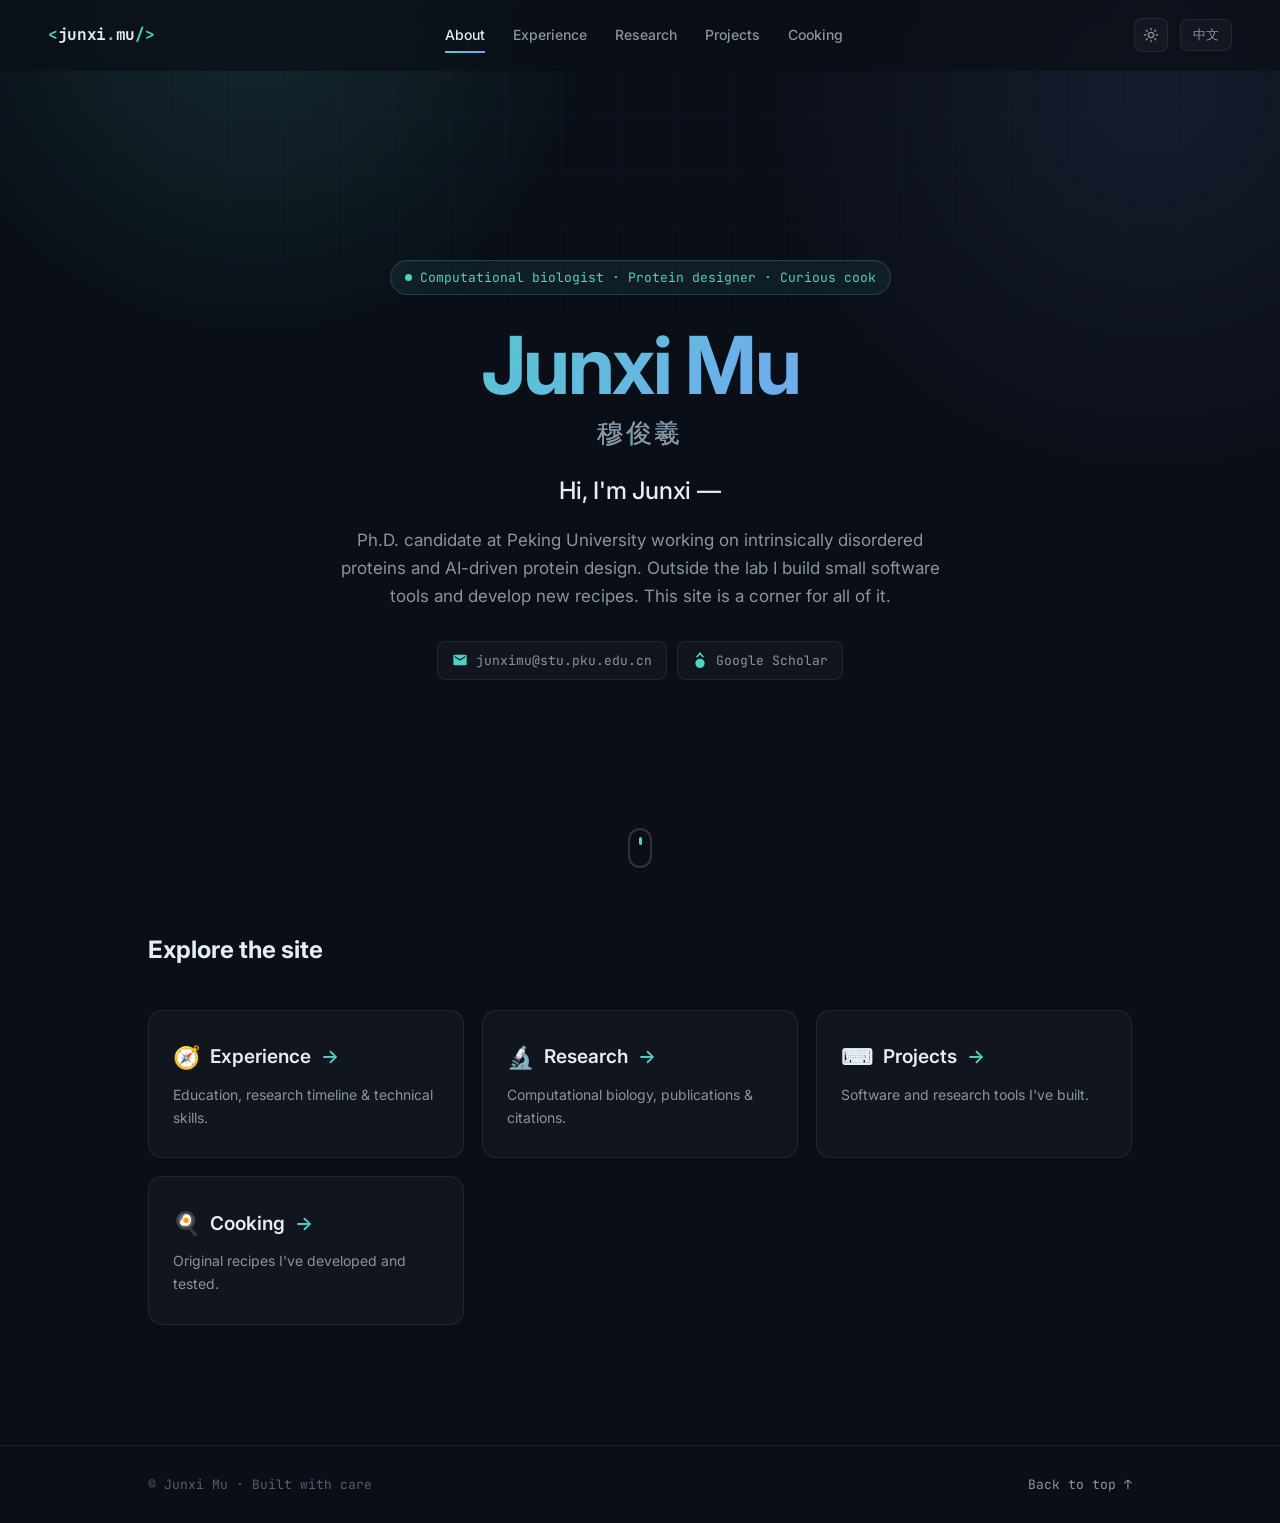
<file: index.html>
<!DOCTYPE html>
<html lang="en">
<head>
  <script>
  // Apply theme before paint to avoid flash. Order: manual pref > time-of-day > light.
  (function(){
    try {
      var t = localStorage.getItem('junximu-theme');
      if (t === 'dark' || t === 'light') {
        if (t === 'dark') document.documentElement.setAttribute('data-theme','dark');
      } else {
        // auto: 06:00–17:59 light, otherwise dark
        var h = new Date().getHours();
        if (h < 6 || h >= 18) document.documentElement.setAttribute('data-theme','dark');
      }
    } catch(e) {}
  })();
  </script>
  <meta charset="UTF-8" />
  <meta name="viewport" content="width=device-width, initial-scale=1.0" />
  <meta name="description" content="Junxi Mu (穆俊羲) — computational biology PhD candidate, software tinkerer, and home cook. A corner for research, side projects and recipes." />
  <meta name="author" content="Junxi Mu" />
  <title>Junxi Mu | About</title>
  <link rel="icon" type="image/svg+xml" href="assets/favicon.svg" />
  <link rel="stylesheet" href="style.css" />
  <link rel="preconnect" href="https://fonts.googleapis.com" />
  <link rel="preconnect" href="https://fonts.gstatic.com" crossorigin />
  <link href="https://fonts.googleapis.com/css2?family=JetBrains+Mono:wght@400;500;700&family=Inter:wght@300;400;500;600;700&display=swap" rel="stylesheet" />
</head>
<body data-page="about">
  <div class="bg-grid" aria-hidden="true"></div>
  <div class="bg-glow" aria-hidden="true"></div>

  <!-- ===== Nav ===== -->
  <header class="nav" id="nav">
    <a href="index.html" class="nav-logo">
      <span class="logo-bracket">&lt;</span>junxi<span class="logo-dot">.</span>mu<span class="logo-bracket">/&gt;</span>
    </a>
    <nav class="nav-links">
      <a href="index.html" data-i18n="nav.about">About</a>
      <a href="experience.html" data-i18n="nav.experience">Experience</a>
      <a href="research.html" data-i18n="nav.research">Research</a>
      <a href="project.html" data-i18n="nav.software">Projects</a>
      <a href="cooking.html" data-i18n="nav.cooking">Cooking</a>
    </nav>
    <div class="nav-actions">
      <button class="theme-toggle" id="themeToggle" aria-label="Toggle theme" title="Toggle theme">
        <svg class="icon-sun" viewBox="0 0 24 24" width="16" height="16" fill="none" stroke="currentColor" stroke-width="2" stroke-linecap="round"><circle cx="12" cy="12" r="4"/><path d="M12 2v2M12 20v2M4.9 4.9l1.4 1.4M17.7 17.7l1.4 1.4M2 12h2M20 12h2M4.9 19.1l1.4-1.4M17.7 6.3l1.4-1.4"/></svg>
        <svg class="icon-moon" viewBox="0 0 24 24" width="16" height="16" fill="none" stroke="currentColor" stroke-width="2" stroke-linecap="round" stroke-linejoin="round"><path d="M21 12.8A9 9 0 1 1 11.2 3 7 7 0 0 0 21 12.8z"/></svg>
      </button>
      <button class="lang-toggle" id="langToggle" aria-label="Switch language">
        <span class="lang-current" id="langLabel">中文</span>
      </button>
      <button class="menu-toggle" id="menuToggle" aria-label="Menu">
        <span></span><span></span><span></span>
      </button>
    </div>
  </header>

  <!-- ===== Hero (simplified About) ===== -->
  <section class="hero" id="home">
    <div class="hero-inner">
      <div class="hero-tag">
        <span class="pulse-dot"></span>
        <span data-i18n="about.tag">Computational biologist · Protein designer · Curious cook</span>
      </div>
      <h1 class="hero-name">Junxi Mu<span class="name-cn" data-i18n="about.namecn">穆俊羲</span></h1>
      <p class="hero-hello" data-i18n="about.hello">Hi, I'm Junxi —</p>
      <p class="hero-desc" data-i18n="about.intro">Ph.D. candidate at Peking University working on intrinsically disordered proteins and AI-driven protein design. Outside the lab I build small software tools and develop new recipes. This site is a corner for all of it.</p>
      <div class="hero-quick">
        <a href="mailto:junximu@stu.pku.edu.cn" class="qchip">
          <svg viewBox="0 0 24 24" width="16" height="16" fill="currentColor"><path d="M20 4H4a2 2 0 0 0-2 2v12a2 2 0 0 0 2 2h16a2 2 0 0 0 2-2V6a2 2 0 0 0-2-2zm0 4-8 5-8-5V6l8 5 8-5v2z"/></svg>
          <span data-i18n="about.emailv">junximu@stu.pku.edu.cn</span>
        </a>
        <a href="https://scholar.google.com/citations?user=oTirzTsAAAAJ&amp;hl=zh-CN" target="_blank" rel="noopener" class="qchip">
          <svg viewBox="0 0 24 24" width="16" height="16" fill="currentColor"><path d="M12 24a7 7 0 1 1 0-14 7 7 0 0 1 0 14zm0-24L6 7l1.5 1.5L12 4l4.5 4.5L18 7l-6-7z"/></svg>
          <span data-i18n="about.scholar">Google Scholar</span>
        </a>
      </div>
    </div>
    <div class="scroll-indicator" aria-hidden="true"><span></span></div>
  </section>

  <!-- ===== Portal to other pages ===== -->
  <section class="portal reveal">
    <h2 class="section-head"><span data-i18n="about.explore">Explore the site</span></h2>
    <div class="portal-grid">
      <a href="experience.html" class="portal-card">
        <h3><span class="pc-emoji">🧭</span><span data-i18n="about.portal.exp.t">Experience</span><span class="pc-arrow">→</span></h3>
        <p data-i18n="portal.exp.d">Education, research timeline &amp; technical skills.</p>
      </a>
      <a href="research.html" class="portal-card">
        <h3><span class="pc-emoji">🔬</span><span data-i18n="about.portal.res.t">Research</span><span class="pc-arrow">→</span></h3>
        <p data-i18n="portal.res.d">Computational biology, publications &amp; citations.</p>
      </a>
      <a href="project.html" class="portal-card">
        <h3><span class="pc-emoji">⌨</span><span data-i18n="about.portal.sw.t">Projects</span><span class="pc-arrow">→</span></h3>
        <p data-i18n="portal.sw.d">Software and research tools I've built.</p>
      </a>
      <a href="cooking.html" class="portal-card">
        <h3><span class="pc-emoji">🍳</span><span data-i18n="about.portal.ck.t">Cooking</span><span class="pc-arrow">→</span></h3>
        <p data-i18n="portal.ck.d">Original recipes I've developed and tested.</p>
      </a>
    </div>
  </section>

  <!-- ===== Footer ===== -->
  <footer class="footer">
    <div class="footer-inner">
      <span data-i18n="footer.line">© <span id="year"></span> Junxi Mu · Built with care</span>
      <a href="#home" class="back-top" data-i18n="footer.top">Back to top ↑</a>
    </div>
  </footer>

  <script src="i18n.js"></script>
  <script src="main.js"></script>
</body>
</html>
</file>
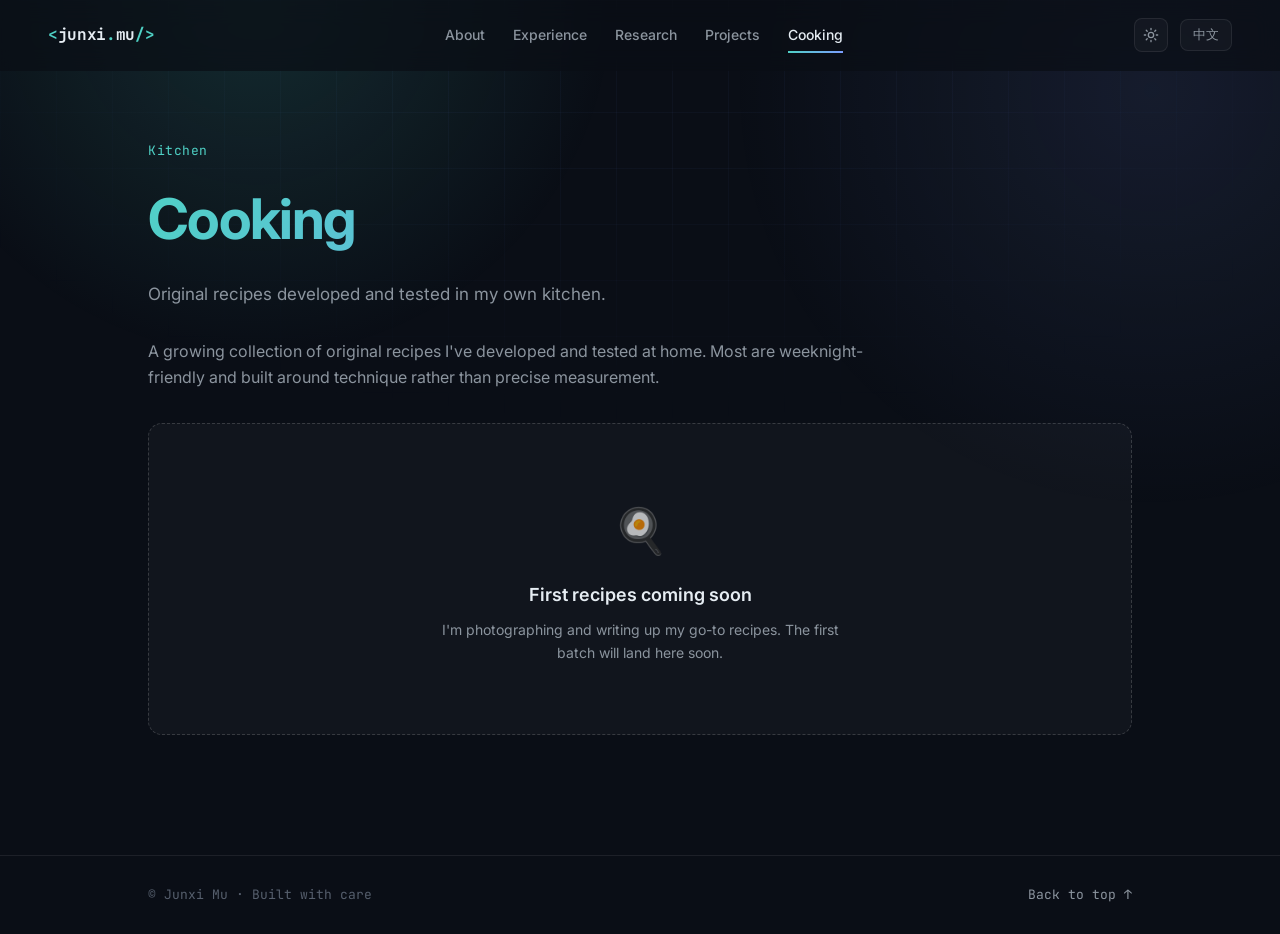
<file: cooking.html>
<!DOCTYPE html>
<html lang="en">
<head>
  <script>
  // Apply theme before paint to avoid flash. Order: manual pref > time-of-day > light.
  (function(){
    try {
      var t = localStorage.getItem('junximu-theme');
      if (t === 'dark' || t === 'light') {
        if (t === 'dark') document.documentElement.setAttribute('data-theme','dark');
      } else {
        // auto: 06:00–17:59 light, otherwise dark
        var h = new Date().getHours();
        if (h < 6 || h >= 18) document.documentElement.setAttribute('data-theme','dark');
      }
    } catch(e) {}
  })();
  </script>
  <meta charset="UTF-8" />
  <meta name="viewport" content="width=device-width, initial-scale=1.0" />
  <meta name="description" content="Junxi Mu — original recipes developed and tested at home." />
  <title>Junxi Mu | Cooking</title>
  <link rel="icon" type="image/svg+xml" href="assets/favicon.svg" />
  <link rel="stylesheet" href="style.css" />
  <link rel="preconnect" href="https://fonts.googleapis.com" />
  <link rel="preconnect" href="https://fonts.gstatic.com" crossorigin />
  <link href="https://fonts.googleapis.com/css2?family=JetBrains+Mono:wght@400;500;700&family=Inter:wght@300;400;500;600;700&display=swap" rel="stylesheet" />
</head>
<body data-page="cooking">
  <div class="bg-grid" aria-hidden="true"></div>
  <div class="bg-glow" aria-hidden="true"></div>

  <!-- ===== Nav ===== -->
  <header class="nav" id="nav">
    <a href="index.html" class="nav-logo"><span class="logo-bracket">&lt;</span>junxi<span class="logo-dot">.</span>mu<span class="logo-bracket">/&gt;</span></a>
    <nav class="nav-links">
      <a href="index.html" data-i18n="nav.about">About</a>
      <a href="experience.html" data-i18n="nav.experience">Experience</a>
      <a href="research.html" data-i18n="nav.research">Research</a>
      <a href="project.html" data-i18n="nav.software">Projects</a>
      <a href="cooking.html" data-i18n="nav.cooking">Cooking</a>
    </nav>
    <div class="nav-actions">
      <button class="theme-toggle" id="themeToggle" aria-label="Toggle theme" title="Toggle theme">
        <svg class="icon-sun" viewBox="0 0 24 24" width="16" height="16" fill="none" stroke="currentColor" stroke-width="2" stroke-linecap="round"><circle cx="12" cy="12" r="4"/><path d="M12 2v2M12 20v2M4.9 4.9l1.4 1.4M17.7 17.7l1.4 1.4M2 12h2M20 12h2M4.9 19.1l1.4-1.4M17.7 6.3l1.4-1.4"/></svg>
        <svg class="icon-moon" viewBox="0 0 24 24" width="16" height="16" fill="none" stroke="currentColor" stroke-width="2" stroke-linecap="round" stroke-linejoin="round"><path d="M21 12.8A9 9 0 1 1 11.2 3 7 7 0 0 0 21 12.8z"/></svg>
      </button>
      <button class="lang-toggle" id="langToggle" aria-label="Switch language"><span class="lang-current" id="langLabel">中文</span></button>
      <button class="menu-toggle" id="menuToggle" aria-label="Menu"><span></span><span></span><span></span></button>
    </div>
  </header>

  <!-- ===== Page hero ===== -->
  <section class="page-hero">
    <div class="page-kicker" data-i18n="page.ck.kicker">Kitchen</div>
    <h1 class="page-title" data-i18n="page.ck.title">Cooking</h1>
    <p class="page-desc" data-i18n="page.ck.desc">Original recipes developed and tested in my own kitchen.</p>
  </section>

  <!-- ===== Intro ===== -->
  <div class="page-intro reveal"><p data-i18n="ck.intro">A growing collection of original recipes I've developed and tested at home.</p></div>

  <!-- ===== Recipe grid (rendered by main.js) ===== -->
  <div class="card-grid" id="recipeGrid"></div>

  <!-- ===== Footer ===== -->
  <footer class="footer">
    <div class="footer-inner">
      <span data-i18n="footer.line">© <span id="year"></span> Junxi Mu · Built with care</span>
      <a href="#" class="back-top" data-i18n="footer.top">Back to top ↑</a>
    </div>
  </footer>

  <script src="i18n.js"></script>
  <script src="main.js"></script>
</body>
</html>
</file>
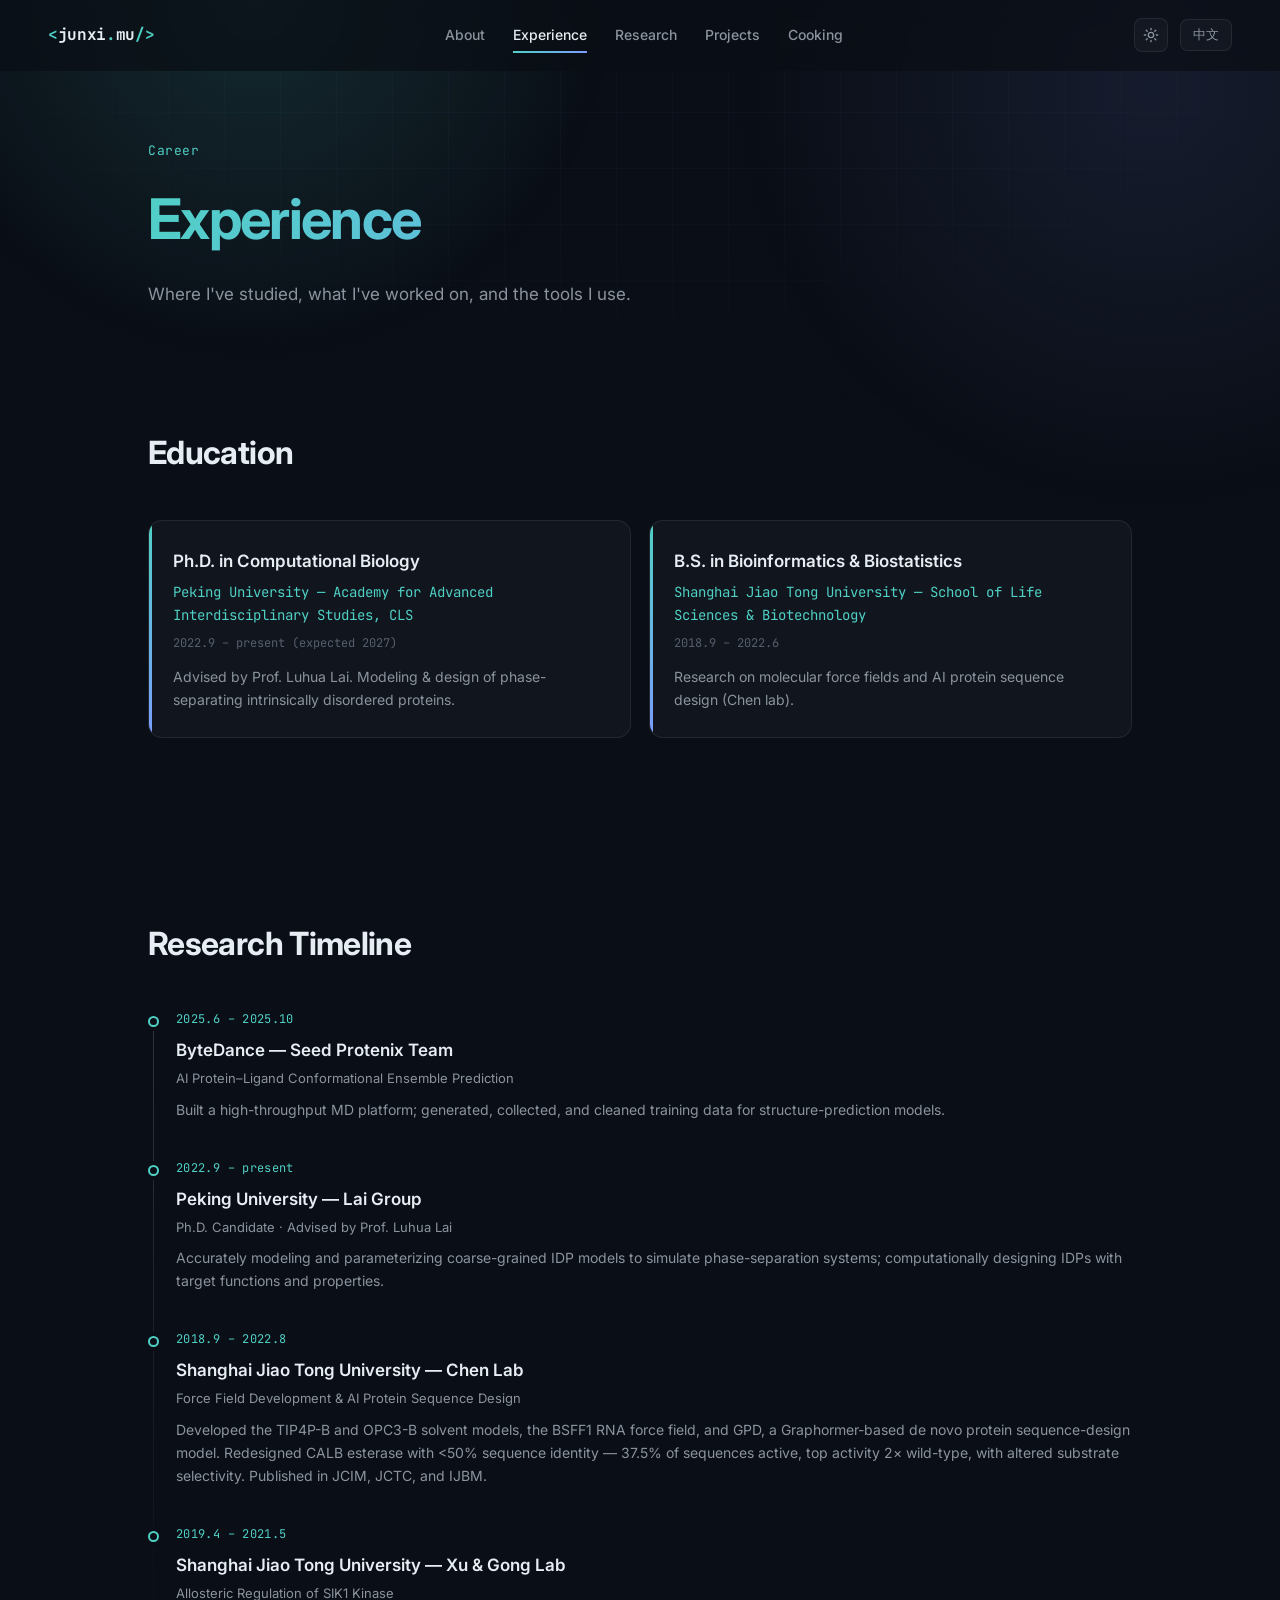
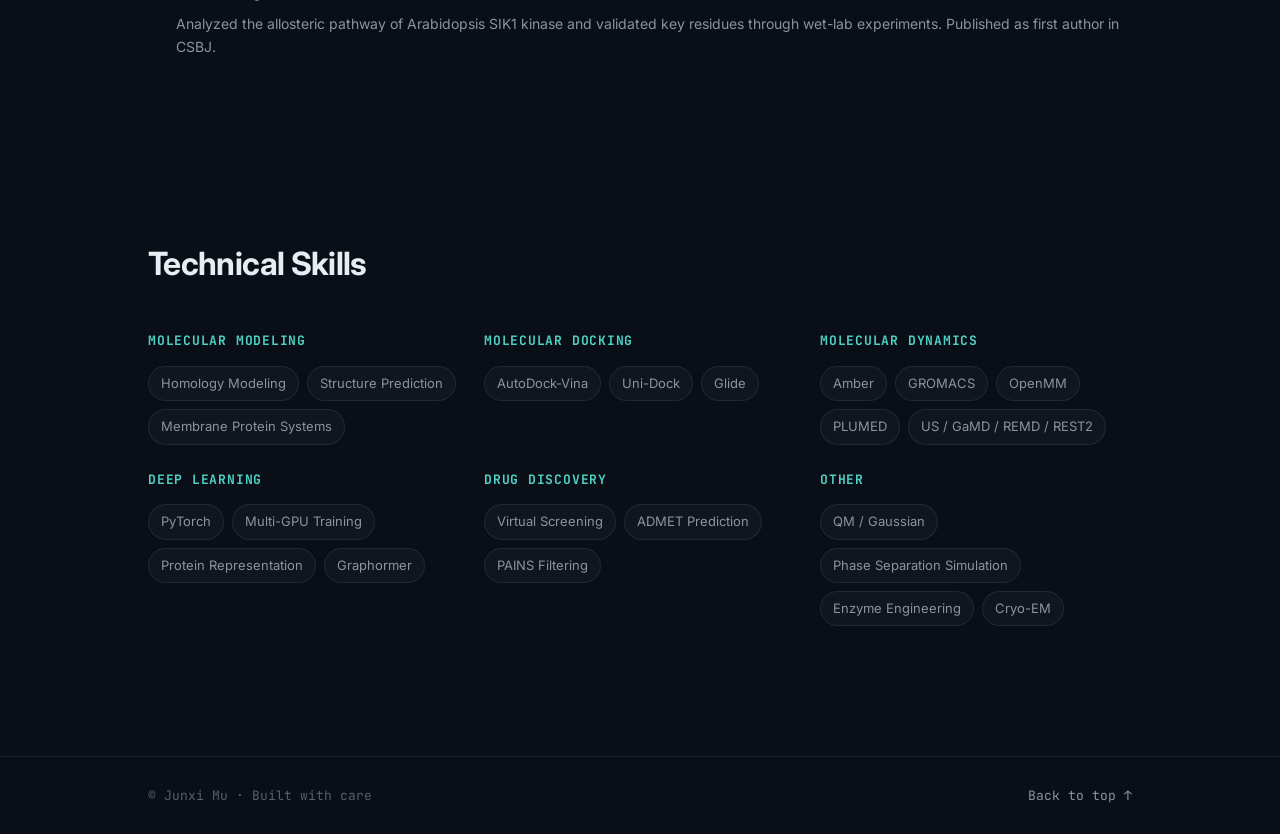
<file: experience.html>
<!DOCTYPE html>
<html lang="en">
<head>
  <script>
  // Apply theme before paint to avoid flash. Order: manual pref > time-of-day > light.
  (function(){
    try {
      var t = localStorage.getItem('junximu-theme');
      if (t === 'dark' || t === 'light') {
        if (t === 'dark') document.documentElement.setAttribute('data-theme','dark');
      } else {
        // auto: 06:00–17:59 light, otherwise dark
        var h = new Date().getHours();
        if (h < 6 || h >= 18) document.documentElement.setAttribute('data-theme','dark');
      }
    } catch(e) {}
  })();
  </script>
  <meta charset="UTF-8" />
  <meta name="viewport" content="width=device-width, initial-scale=1.0" />
  <meta name="description" content="Junxi Mu — education, research timeline and technical skills." />
  <title>Junxi Mu | Experience</title>
  <link rel="icon" type="image/svg+xml" href="assets/favicon.svg" />
  <link rel="stylesheet" href="style.css" />
  <link rel="preconnect" href="https://fonts.googleapis.com" />
  <link rel="preconnect" href="https://fonts.gstatic.com" crossorigin />
  <link href="https://fonts.googleapis.com/css2?family=JetBrains+Mono:wght@400;500;700&family=Inter:wght@300;400;500;600;700&display=swap" rel="stylesheet" />
</head>
<body data-page="experience">
  <div class="bg-grid" aria-hidden="true"></div>
  <div class="bg-glow" aria-hidden="true"></div>

  <!-- ===== Nav ===== -->
  <header class="nav" id="nav">
    <a href="index.html" class="nav-logo"><span class="logo-bracket">&lt;</span>junxi<span class="logo-dot">.</span>mu<span class="logo-bracket">/&gt;</span></a>
    <nav class="nav-links">
      <a href="index.html" data-i18n="nav.about">About</a>
      <a href="experience.html" data-i18n="nav.experience">Experience</a>
      <a href="research.html" data-i18n="nav.research">Research</a>
      <a href="project.html" data-i18n="nav.software">Projects</a>
      <a href="cooking.html" data-i18n="nav.cooking">Cooking</a>
    </nav>
    <div class="nav-actions">
      <button class="theme-toggle" id="themeToggle" aria-label="Toggle theme" title="Toggle theme">
        <svg class="icon-sun" viewBox="0 0 24 24" width="16" height="16" fill="none" stroke="currentColor" stroke-width="2" stroke-linecap="round"><circle cx="12" cy="12" r="4"/><path d="M12 2v2M12 20v2M4.9 4.9l1.4 1.4M17.7 17.7l1.4 1.4M2 12h2M20 12h2M4.9 19.1l1.4-1.4M17.7 6.3l1.4-1.4"/></svg>
        <svg class="icon-moon" viewBox="0 0 24 24" width="16" height="16" fill="none" stroke="currentColor" stroke-width="2" stroke-linecap="round" stroke-linejoin="round"><path d="M21 12.8A9 9 0 1 1 11.2 3 7 7 0 0 0 21 12.8z"/></svg>
      </button>
      <button class="lang-toggle" id="langToggle" aria-label="Switch language"><span class="lang-current" id="langLabel">中文</span></button>
      <button class="menu-toggle" id="menuToggle" aria-label="Menu"><span></span><span></span><span></span></button>
    </div>
  </header>

  <!-- ===== Page hero ===== -->
  <section class="page-hero">
    <div class="page-kicker" data-i18n="page.exp.kicker">Career</div>
    <h1 class="page-title" data-i18n="page.exp.title">Experience</h1>
    <p class="page-desc" data-i18n="page.exp.desc">Where I've studied, what I've worked on, and the tools I use.</p>
  </section>

  <!-- ===== Education ===== -->
  <section class="section">
    <div class="section-head reveal"><h2 data-i18n="exp.edu.title">Education</h2></div>
    <div class="edu-grid reveal">
      <div class="edu-card">
        <div class="edu-deg" data-i18n="exp.edu1.deg">Ph.D. in Computational Biology</div>
        <div class="edu-school" data-i18n="exp.edu1.school">Peking University</div>
        <div class="edu-date" data-i18n="exp.edu1.date">2022.9 – present</div>
        <div class="edu-detail" data-i18n="exp.edu1.detail">Advised by Prof. Luhua Lai.</div>
      </div>
      <div class="edu-card">
        <div class="edu-deg" data-i18n="exp.edu2.deg">B.S. in Bioinformatics</div>
        <div class="edu-school" data-i18n="exp.edu2.school">Shanghai Jiao Tong University</div>
        <div class="edu-date" data-i18n="exp.edu2.date">2018.9 – 2022.6</div>
        <div class="edu-detail" data-i18n="exp.edu2.detail">Chen lab.</div>
      </div>
    </div>
  </section>

  <!-- ===== Research timeline ===== -->
  <section class="section">
    <div class="section-head reveal"><h2 data-i18n="exp.timeline.title">Research Timeline</h2></div>
    <div class="timeline reveal">
      <div class="tl-item">
        <div class="tl-dot"></div>
        <div class="tl-date">2025.6 – 2025.10</div>
        <div class="tl-body">
          <h3 data-i18n="exp.t5.t">ByteDance — Seed Protenix</h3>
          <span class="tl-sub" data-i18n="exp.t5.s">AI Protein–Ligand Conformational Ensemble Prediction</span>
          <p data-i18n="exp.t5.d">Built a high-throughput MD platform; generated, collected, and cleaned training data.</p>
        </div>
      </div>
      <div class="tl-item">
        <div class="tl-dot"></div>
        <div class="tl-date">2022.9 – present</div>
        <div class="tl-body">
          <h3 data-i18n="exp.t4.t">Peking University — Lai Group</h3>
          <span class="tl-sub" data-i18n="exp.t4.s">Ph.D. Candidate · Advised by Prof. Luhua Lai</span>
          <p data-i18n="exp.t4.d">Modeling coarse-grained IDP models for phase separation; designing IDPs with target functions.</p>
        </div>
      </div>
      <div class="tl-item">
        <div class="tl-dot"></div>
        <div class="tl-date">2018.9 – 2022.8</div>
        <div class="tl-body">
          <h3 data-i18n="exp.t3.t">SJTU — Chen Lab</h3>
          <span class="tl-sub" data-i18n="exp.t3.s">Force Field Development &amp; AI Protein Sequence Design</span>
          <p data-i18n="exp.t3.d">Developed TIP4P-B and OPC3-B solvent models, the BSFF1 RNA force field, and the Graphormer-based GPD protein sequence-design model. Redesigned CALB esterase with &lt;50% sequence identity; published in JCIM, JCTC, and IJBM.</p>
        </div>
      </div>
      <div class="tl-item">
        <div class="tl-dot"></div>
        <div class="tl-date">2019.4 – 2021.5</div>
        <div class="tl-body">
          <h3 data-i18n="exp.t1.t">SJTU — Xu &amp; Gong Lab</h3>
          <span class="tl-sub" data-i18n="exp.t1.s">Allosteric Regulation of SIK1 Kinase</span>
          <p data-i18n="exp.t1.d">Analyzed the allosteric pathway of Arabidopsis SIK1 and validated key residues experimentally. First author in CSBJ.</p>
        </div>
      </div>
    </div>
  </section>

  <!-- ===== Skills ===== -->
  <section class="section">
    <div class="section-head reveal"><h2 data-i18n="exp.skills.title">Technical Skills</h2></div>
    <div class="skills-grid reveal">
      <div class="skill-block">
        <h4 data-i18n="exp.skills.s1.t">Molecular Modeling</h4>
        <div class="chips"><span class="chip">Homology Modeling</span><span class="chip">Structure Prediction</span><span class="chip">Membrane Protein Systems</span></div>
      </div>
      <div class="skill-block">
        <h4 data-i18n="exp.skills.s2.t">Molecular Docking</h4>
        <div class="chips"><span class="chip">AutoDock-Vina</span><span class="chip">Uni-Dock</span><span class="chip">Glide</span></div>
      </div>
      <div class="skill-block">
        <h4 data-i18n="exp.skills.s3.t">Molecular Dynamics</h4>
        <div class="chips"><span class="chip">Amber</span><span class="chip">GROMACS</span><span class="chip">OpenMM</span><span class="chip">PLUMED</span><span class="chip">US / GaMD / REMD / REST2</span></div>
      </div>
      <div class="skill-block">
        <h4 data-i18n="exp.skills.s4.t">Deep Learning</h4>
        <div class="chips"><span class="chip">PyTorch</span><span class="chip">Multi-GPU Training</span><span class="chip">Protein Representation</span><span class="chip">Graphormer</span></div>
      </div>
      <div class="skill-block">
        <h4 data-i18n="exp.skills.s5.t">Drug Discovery</h4>
        <div class="chips"><span class="chip">Virtual Screening</span><span class="chip">ADMET Prediction</span><span class="chip">PAINS Filtering</span></div>
      </div>
      <div class="skill-block">
        <h4 data-i18n="exp.skills.s6.t">Other</h4>
        <div class="chips"><span class="chip">QM / Gaussian</span><span class="chip">Phase Separation Simulation</span><span class="chip">Enzyme Engineering</span><span class="chip">Cryo-EM</span></div>
      </div>
    </div>
  </section>

  <!-- ===== Footer ===== -->
  <footer class="footer">
    <div class="footer-inner">
      <span data-i18n="footer.line">© <span id="year"></span> Junxi Mu · Built with care</span>
      <a href="#" class="back-top" data-i18n="footer.top">Back to top ↑</a>
    </div>
  </footer>

  <script src="i18n.js"></script>
  <script src="main.js"></script>
</body>
</html>
</file>
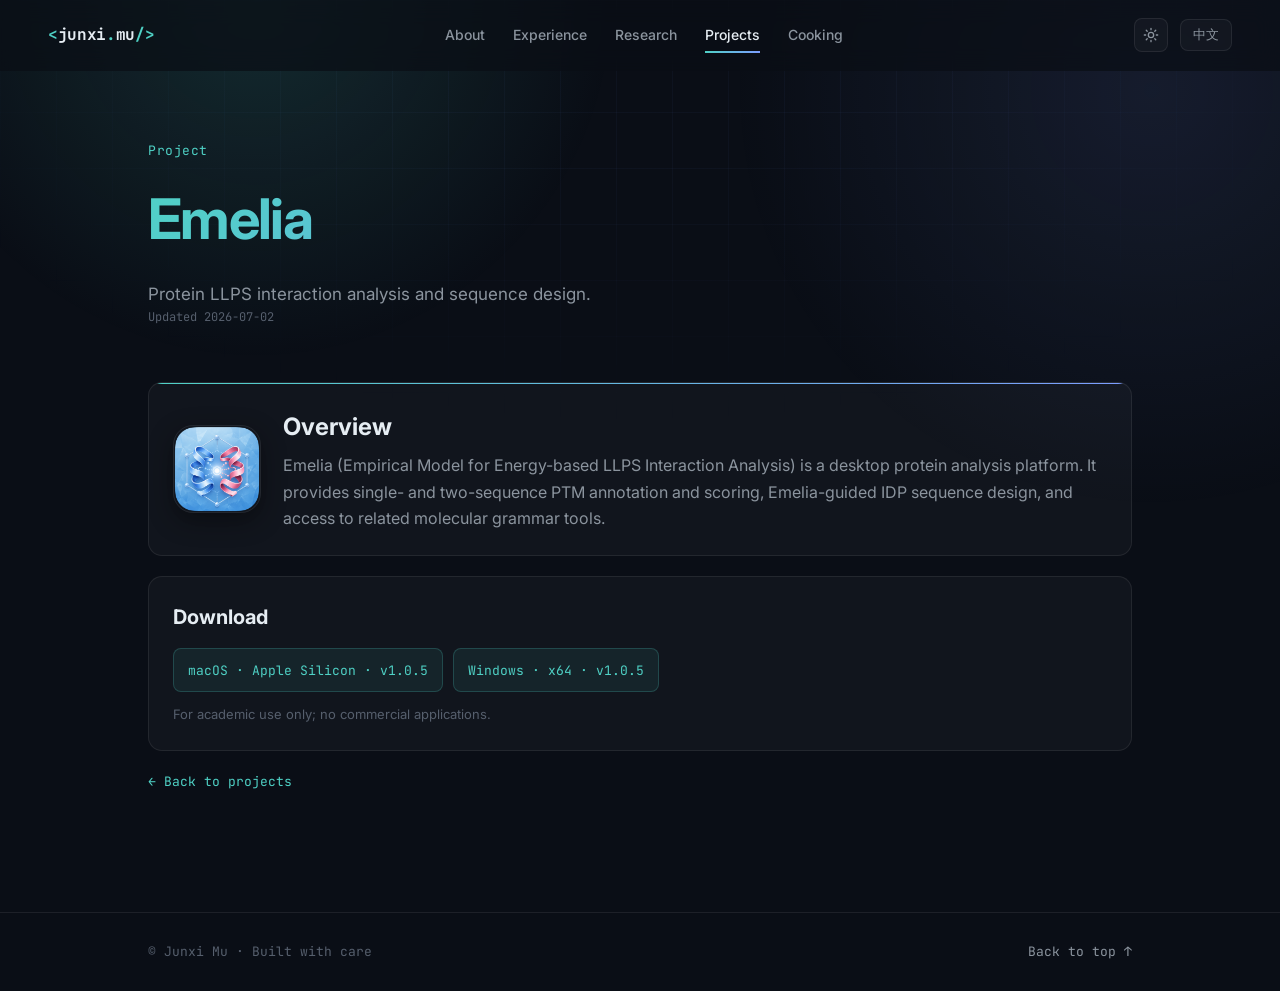
<file: project-emelia.html>
<!DOCTYPE html>
<html lang="en">
<head>
  <script>
  (function(){try{var t=localStorage.getItem('junximu-theme');if(t==='dark'||t==='light'){if(t==='dark')document.documentElement.setAttribute('data-theme','dark');}else{var h=new Date().getHours();if(h<6||h>=18)document.documentElement.setAttribute('data-theme','dark');}}catch(e){}})();
  </script>
  <meta charset="UTF-8" />
  <meta name="viewport" content="width=device-width, initial-scale=1.0" />
  <meta name="description" content="Emelia — protein LLPS interaction analysis and sequence design." />
  <title>Junxi Mu | Emelia</title>
  <link rel="icon" type="image/svg+xml" href="assets/favicon.svg" />
  <link rel="stylesheet" href="style.css" />
  <link rel="preconnect" href="https://fonts.googleapis.com" />
  <link rel="preconnect" href="https://fonts.gstatic.com" crossorigin />
  <link href="https://fonts.googleapis.com/css2?family=JetBrains+Mono:wght@400;500;700&amp;family=Inter:wght@300;400;500;600;700&amp;display=swap" rel="stylesheet" />
</head>
<body data-page="project-emelia">
  <div class="bg-grid" aria-hidden="true"></div>
  <div class="bg-glow" aria-hidden="true"></div>

  <header class="nav" id="nav">
    <a href="index.html" class="nav-logo"><span class="logo-bracket">&lt;</span>junxi<span class="logo-dot">.</span>mu<span class="logo-bracket">/&gt;</span></a>
    <nav class="nav-links">
      <a href="index.html" data-i18n="nav.about">About</a>
      <a href="experience.html" data-i18n="nav.experience">Experience</a>
      <a href="research.html" data-i18n="nav.research">Research</a>
      <a href="project.html" data-i18n="nav.software">Projects</a>
      <a href="cooking.html" data-i18n="nav.cooking">Cooking</a>
    </nav>
    <div class="nav-actions">
      <button class="theme-toggle" id="themeToggle" aria-label="Toggle theme" title="Toggle theme">
        <svg class="icon-sun" viewBox="0 0 24 24" width="16" height="16" fill="none" stroke="currentColor" stroke-width="2" stroke-linecap="round"><circle cx="12" cy="12" r="4"/><path d="M12 2v2M12 20v2M4.9 4.9l1.4 1.4M17.7 17.7l1.4 1.4M2 12h2M20 12h2M4.9 19.1l1.4-1.4M17.7 6.3l1.4-1.4"/></svg>
        <svg class="icon-moon" viewBox="0 0 24 24" width="16" height="16" fill="none" stroke="currentColor" stroke-width="2" stroke-linecap="round" stroke-linejoin="round"><path d="M21 12.8A9 9 0 1 1 11.2 3 7 7 0 0 0 21 12.8z"/></svg>
      </button>
      <button class="lang-toggle" id="langToggle" aria-label="Switch language"><span class="lang-current" id="langLabel">中文</span></button>
      <button class="menu-toggle" id="menuToggle" aria-label="Menu"><span></span><span></span><span></span></button>
    </div>
  </header>

  <section class="page-hero">
    <div class="page-kicker" data-i18n="proj.kicker">Project</div>
    <h1 class="page-title">Emelia</h1>
    <p class="page-desc" data-i18n="proj.emelia.tagline">Protein LLPS interaction analysis and sequence design.</p>
    <p class="project-updated"><span data-i18n="sw.proj.updated">Updated</span> <time datetime="2026-07-02">2026-07-02</time></p>
  </section>

  <main class="project-detail">
    <section class="about-card project-overview reveal">
      <img class="project-logo" src="assets/projects/emelia-logo.png" alt="Emelia logo" width="88" height="88" />
      <div class="project-copy">
        <h2 data-i18n="proj.overview">Overview</h2>
        <p data-i18n="proj.emelia.desc">Emelia is a desktop protein analysis platform for LLPS interaction analysis and sequence design.</p>
      </div>
    </section>

    <section class="download-card reveal">
      <h2 data-i18n="proj.download">Download</h2>
      <div class="download-links">
        <a class="download-link" href="https://github.com/decodermu/decodermu.github.io/releases/download/emelia-v1.0.5/Emelia-1.0.5-arm64.dmg" data-i18n="proj.emelia.mac">macOS · Apple Silicon · v1.0.5</a>
        <a class="download-link" href="https://github.com/decodermu/decodermu.github.io/releases/download/emelia-v1.0.5/Emelia-1.0.5-x64.exe" data-i18n="proj.emelia.win">Windows · x64 · v1.0.5</a>
      </div>
      <p class="project-note" data-i18n="proj.emelia.note">For academic use only; no commercial applications.</p>
    </section>

    <a class="card-link" href="project.html" data-i18n="proj.back">← Back to projects</a>
  </main>

  <footer class="footer"><div class="footer-inner"><span data-i18n="footer.line">© <span id="year"></span> Junxi Mu · Built with care</span><a href="#" class="back-top" data-i18n="footer.top">Back to top ↑</a></div></footer>
  <script src="i18n.js"></script>
  <script src="main.js"></script>
</body>
</html>
</file>
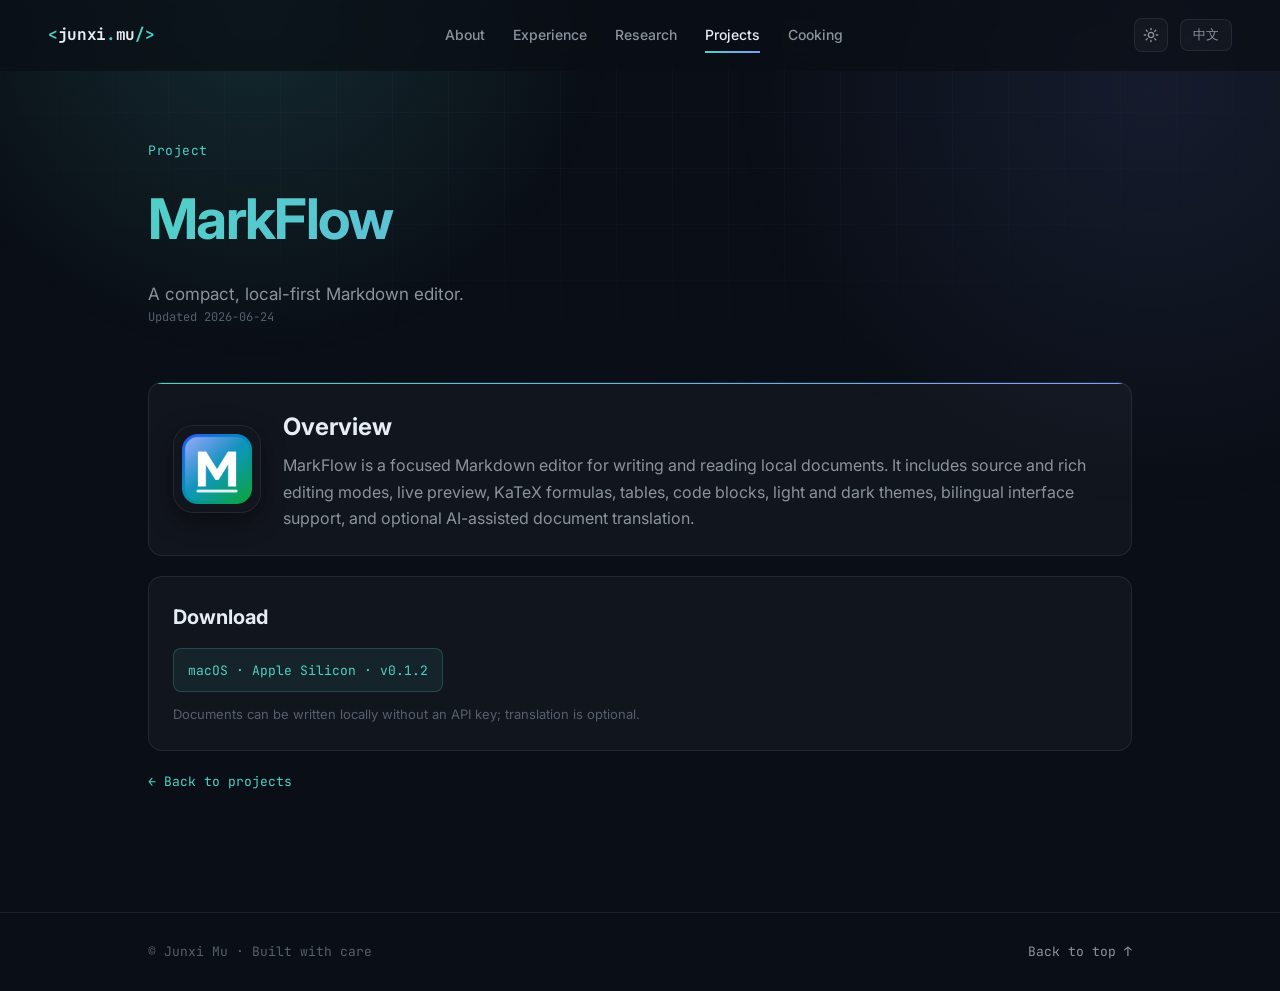
<file: project-markflow.html>
<!DOCTYPE html>
<html lang="en">
<head>
  <script>
  (function(){try{var t=localStorage.getItem('junximu-theme');if(t==='dark'||t==='light'){if(t==='dark')document.documentElement.setAttribute('data-theme','dark');}else{var h=new Date().getHours();if(h<6||h>=18)document.documentElement.setAttribute('data-theme','dark');}}catch(e){}})();
  </script>
  <meta charset="UTF-8" />
  <meta name="viewport" content="width=device-width, initial-scale=1.0" />
  <meta name="description" content="MarkFlow — a compact, local-first Markdown editor." />
  <title>Junxi Mu | MarkFlow</title>
  <link rel="icon" type="image/svg+xml" href="assets/favicon.svg" />
  <link rel="stylesheet" href="style.css" />
  <link rel="preconnect" href="https://fonts.googleapis.com" />
  <link rel="preconnect" href="https://fonts.gstatic.com" crossorigin />
  <link href="https://fonts.googleapis.com/css2?family=JetBrains+Mono:wght@400;500;700&amp;family=Inter:wght@300;400;500;600;700&amp;display=swap" rel="stylesheet" />
</head>
<body data-page="project-markflow">
  <div class="bg-grid" aria-hidden="true"></div>
  <div class="bg-glow" aria-hidden="true"></div>

  <header class="nav" id="nav">
    <a href="index.html" class="nav-logo"><span class="logo-bracket">&lt;</span>junxi<span class="logo-dot">.</span>mu<span class="logo-bracket">/&gt;</span></a>
    <nav class="nav-links">
      <a href="index.html" data-i18n="nav.about">About</a>
      <a href="experience.html" data-i18n="nav.experience">Experience</a>
      <a href="research.html" data-i18n="nav.research">Research</a>
      <a href="project.html" data-i18n="nav.software">Projects</a>
      <a href="cooking.html" data-i18n="nav.cooking">Cooking</a>
    </nav>
    <div class="nav-actions">
      <button class="theme-toggle" id="themeToggle" aria-label="Toggle theme" title="Toggle theme">
        <svg class="icon-sun" viewBox="0 0 24 24" width="16" height="16" fill="none" stroke="currentColor" stroke-width="2" stroke-linecap="round"><circle cx="12" cy="12" r="4"/><path d="M12 2v2M12 20v2M4.9 4.9l1.4 1.4M17.7 17.7l1.4 1.4M2 12h2M20 12h2M4.9 19.1l1.4-1.4M17.7 6.3l1.4-1.4"/></svg>
        <svg class="icon-moon" viewBox="0 0 24 24" width="16" height="16" fill="none" stroke="currentColor" stroke-width="2" stroke-linecap="round" stroke-linejoin="round"><path d="M21 12.8A9 9 0 1 1 11.2 3 7 7 0 0 0 21 12.8z"/></svg>
      </button>
      <button class="lang-toggle" id="langToggle" aria-label="Switch language"><span class="lang-current" id="langLabel">中文</span></button>
      <button class="menu-toggle" id="menuToggle" aria-label="Menu"><span></span><span></span><span></span></button>
    </div>
  </header>

  <section class="page-hero">
    <div class="page-kicker" data-i18n="proj.kicker">Project</div>
    <h1 class="page-title">MarkFlow</h1>
    <p class="page-desc" data-i18n="proj.markflow.tagline">A compact, local-first Markdown editor.</p>
    <p class="project-updated"><span data-i18n="sw.proj.updated">Updated</span> <time datetime="2026-06-24">2026-06-24</time></p>
  </section>

  <main class="project-detail">
    <section class="about-card project-overview reveal">
      <img class="project-logo" src="assets/projects/markflow-logo.png" alt="MarkFlow logo" width="88" height="88" />
      <div class="project-copy">
        <h2 data-i18n="proj.overview">Overview</h2>
        <p data-i18n="proj.markflow.desc">MarkFlow is a focused Markdown editor for writing and reading local documents.</p>
      </div>
    </section>

    <section class="download-card reveal">
      <h2 data-i18n="proj.download">Download</h2>
      <div class="download-links">
        <a class="download-link" href="https://github.com/decodermu/decodermu.github.io/releases/download/markflow-v0.1.2/MarkFlow-0.1.2-arm64.dmg" data-i18n="proj.markflow.mac">macOS · Apple Silicon · v0.1.2</a>
      </div>
      <p class="project-note" data-i18n="proj.markflow.note">Documents can be written locally without an API key; translation is optional.</p>
    </section>

    <a class="card-link" href="project.html" data-i18n="proj.back">← Back to projects</a>
  </main>

  <footer class="footer"><div class="footer-inner"><span data-i18n="footer.line">© <span id="year"></span> Junxi Mu · Built with care</span><a href="#" class="back-top" data-i18n="footer.top">Back to top ↑</a></div></footer>
  <script src="i18n.js"></script>
  <script src="main.js"></script>
</body>
</html>
</file>
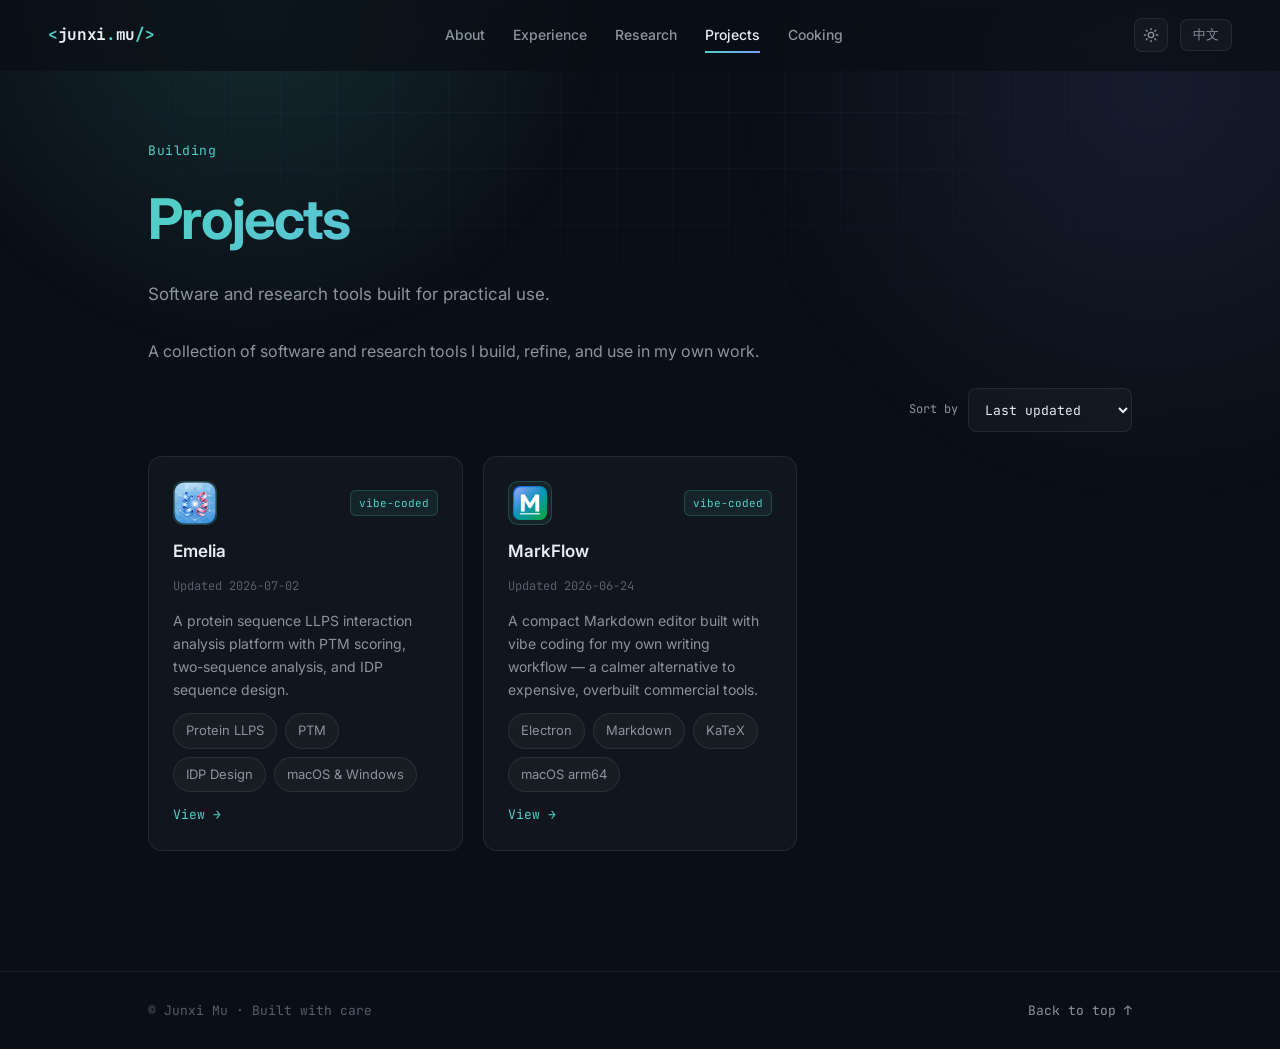
<file: project.html>
<!DOCTYPE html>
<html lang="en">
<head>
  <script>
  // Apply theme before paint to avoid flash. Order: manual pref > time-of-day > light.
  (function(){
    try {
      var t = localStorage.getItem('junximu-theme');
      if (t === 'dark' || t === 'light') {
        if (t === 'dark') document.documentElement.setAttribute('data-theme','dark');
      } else {
        // auto: 06:00–17:59 light, otherwise dark
        var h = new Date().getHours();
        if (h < 6 || h >= 18) document.documentElement.setAttribute('data-theme','dark');
      }
    } catch(e) {}
  })();
  </script>
  <meta charset="UTF-8" />
  <meta name="viewport" content="width=device-width, initial-scale=1.0" />
  <meta name="description" content="Junxi Mu — software and research projects." />
  <title>Junxi Mu | Projects</title>
  <link rel="icon" type="image/svg+xml" href="assets/favicon.svg" />
  <link rel="stylesheet" href="style.css" />
  <link rel="preconnect" href="https://fonts.googleapis.com" />
  <link rel="preconnect" href="https://fonts.gstatic.com" crossorigin />
  <link href="https://fonts.googleapis.com/css2?family=JetBrains+Mono:wght@400;500;700&family=Inter:wght@300;400;500;600;700&display=swap" rel="stylesheet" />
</head>
<body data-page="software">
  <div class="bg-grid" aria-hidden="true"></div>
  <div class="bg-glow" aria-hidden="true"></div>

  <!-- ===== Nav ===== -->
  <header class="nav" id="nav">
    <a href="index.html" class="nav-logo"><span class="logo-bracket">&lt;</span>junxi<span class="logo-dot">.</span>mu<span class="logo-bracket">/&gt;</span></a>
    <nav class="nav-links">
      <a href="index.html" data-i18n="nav.about">About</a>
      <a href="experience.html" data-i18n="nav.experience">Experience</a>
      <a href="research.html" data-i18n="nav.research">Research</a>
      <a href="project.html" data-i18n="nav.software">Projects</a>
      <a href="cooking.html" data-i18n="nav.cooking">Cooking</a>
    </nav>
    <div class="nav-actions">
      <button class="theme-toggle" id="themeToggle" aria-label="Toggle theme" title="Toggle theme">
        <svg class="icon-sun" viewBox="0 0 24 24" width="16" height="16" fill="none" stroke="currentColor" stroke-width="2" stroke-linecap="round"><circle cx="12" cy="12" r="4"/><path d="M12 2v2M12 20v2M4.9 4.9l1.4 1.4M17.7 17.7l1.4 1.4M2 12h2M20 12h2M4.9 19.1l1.4-1.4M17.7 6.3l1.4-1.4"/></svg>
        <svg class="icon-moon" viewBox="0 0 24 24" width="16" height="16" fill="none" stroke="currentColor" stroke-width="2" stroke-linecap="round" stroke-linejoin="round"><path d="M21 12.8A9 9 0 1 1 11.2 3 7 7 0 0 0 21 12.8z"/></svg>
      </button>
      <button class="lang-toggle" id="langToggle" aria-label="Switch language"><span class="lang-current" id="langLabel">中文</span></button>
      <button class="menu-toggle" id="menuToggle" aria-label="Menu"><span></span><span></span><span></span></button>
    </div>
  </header>

  <!-- ===== Page hero ===== -->
  <section class="page-hero">
    <div class="page-kicker" data-i18n="page.sw.kicker">Building</div>
    <h1 class="page-title" data-i18n="page.sw.title">Projects</h1>
    <p class="page-desc" data-i18n="page.sw.desc">Software and research tools built for practical use.</p>
  </section>

  <!-- ===== Intro ===== -->
  <div class="page-intro reveal"><p data-i18n="sw.intro">A collection of software and research tools I build, refine, and use in my own work.</p></div>

  <!-- ===== Project sorting ===== -->
  <div class="project-toolbar reveal">
    <label for="projectSort" data-i18n="sw.sort.label">Sort by</label>
    <select id="projectSort">
      <option value="updated" data-i18n="sw.sort.updated">Last updated</option>
      <option value="name" data-i18n="sw.sort.name">Name</option>
    </select>
  </div>

  <!-- ===== Project grid (rendered by main.js) ===== -->
  <div class="card-grid" id="projectGrid"></div>

  <!-- ===== Footer ===== -->
  <footer class="footer">
    <div class="footer-inner">
      <span data-i18n="footer.line">© <span id="year"></span> Junxi Mu · Built with care</span>
      <a href="#" class="back-top" data-i18n="footer.top">Back to top ↑</a>
    </div>
  </footer>

  <script src="i18n.js"></script>
  <script src="main.js"></script>
</body>
</html>
</file>
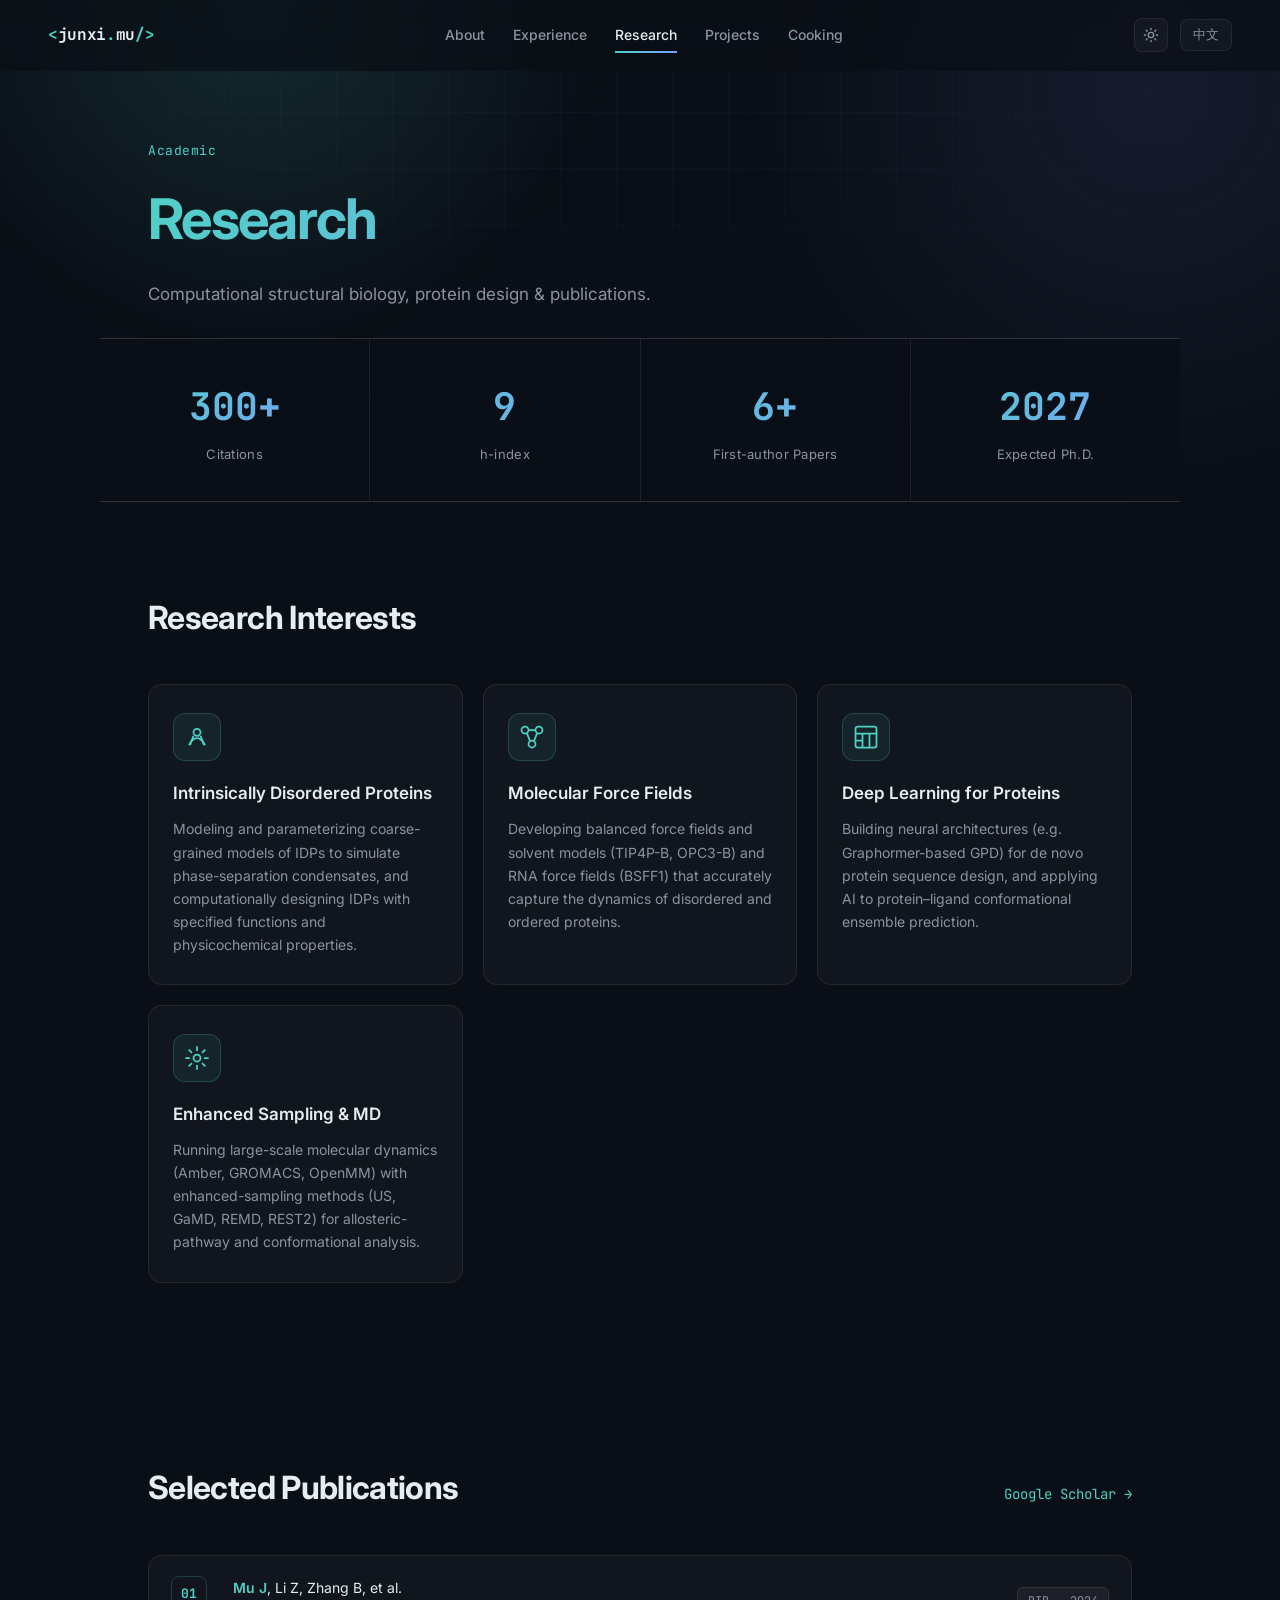
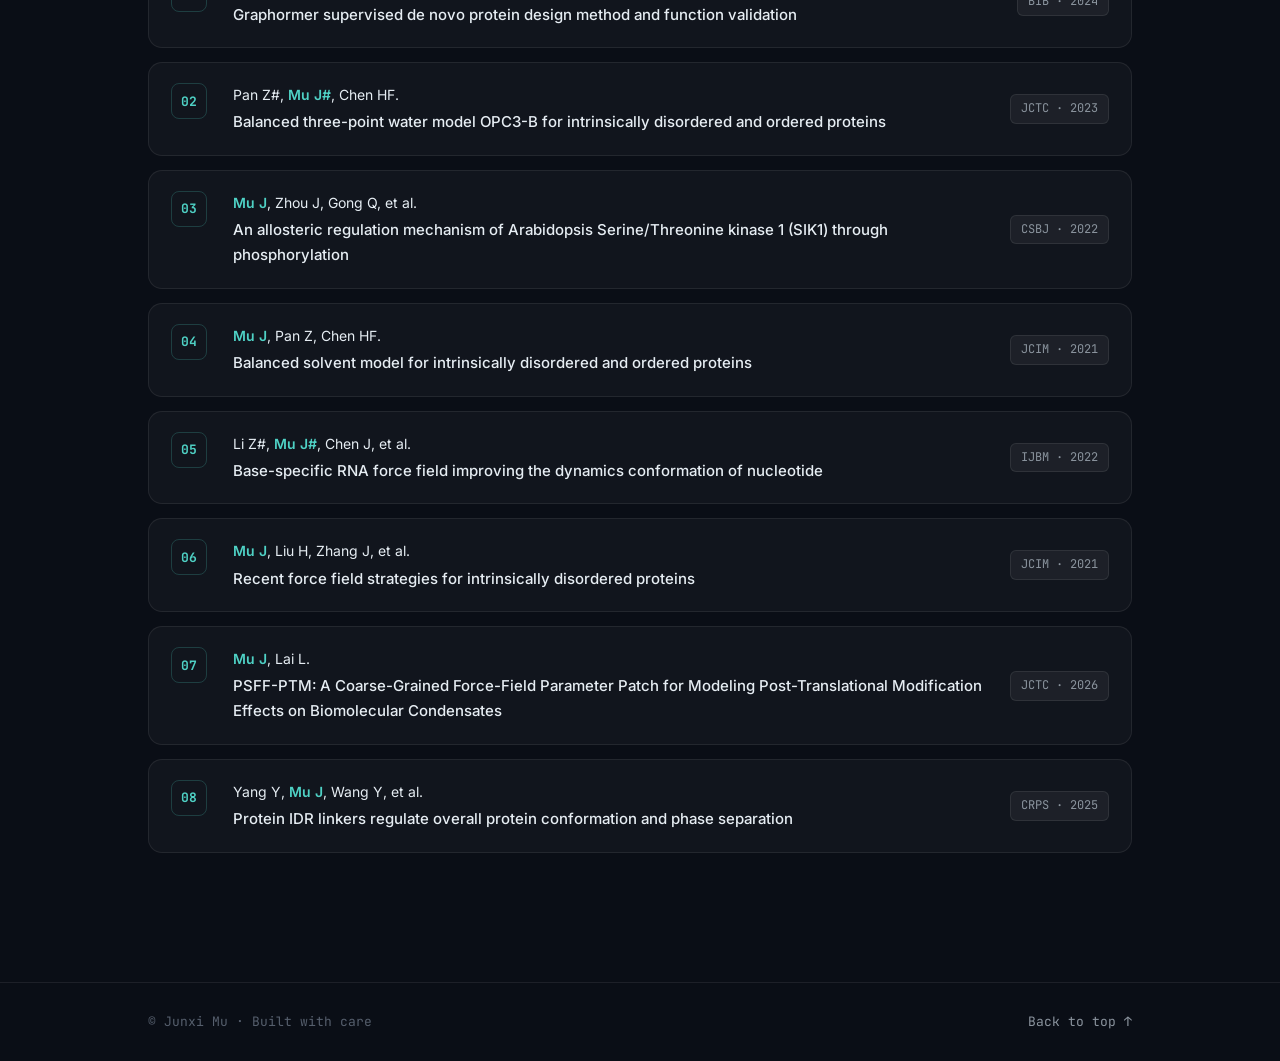
<file: research.html>
<!DOCTYPE html>
<html lang="en">
<head>
  <script>
  // Apply theme before paint to avoid flash. Order: manual pref > time-of-day > light.
  (function(){
    try {
      var t = localStorage.getItem('junximu-theme');
      if (t === 'dark' || t === 'light') {
        if (t === 'dark') document.documentElement.setAttribute('data-theme','dark');
      } else {
        // auto: 06:00–17:59 light, otherwise dark
        var h = new Date().getHours();
        if (h < 6 || h >= 18) document.documentElement.setAttribute('data-theme','dark');
      }
    } catch(e) {}
  })();
  </script>
  <meta charset="UTF-8" />
  <meta name="viewport" content="width=device-width, initial-scale=1.0" />
  <meta name="description" content="Junxi Mu — research interests, citation metrics and selected publications." />
  <title>Junxi Mu | Research</title>
  <link rel="icon" type="image/svg+xml" href="assets/favicon.svg" />
  <link rel="stylesheet" href="style.css" />
  <link rel="preconnect" href="https://fonts.googleapis.com" />
  <link rel="preconnect" href="https://fonts.gstatic.com" crossorigin />
  <link href="https://fonts.googleapis.com/css2?family=JetBrains+Mono:wght@400;500;700&family=Inter:wght@300;400;500;600;700&display=swap" rel="stylesheet" />
</head>
<body data-page="research">
  <div class="bg-grid" aria-hidden="true"></div>
  <div class="bg-glow" aria-hidden="true"></div>

  <!-- ===== Nav ===== -->
  <header class="nav" id="nav">
    <a href="index.html" class="nav-logo"><span class="logo-bracket">&lt;</span>junxi<span class="logo-dot">.</span>mu<span class="logo-bracket">/&gt;</span></a>
    <nav class="nav-links">
      <a href="index.html" data-i18n="nav.about">About</a>
      <a href="experience.html" data-i18n="nav.experience">Experience</a>
      <a href="research.html" data-i18n="nav.research">Research</a>
      <a href="project.html" data-i18n="nav.software">Projects</a>
      <a href="cooking.html" data-i18n="nav.cooking">Cooking</a>
    </nav>
    <div class="nav-actions">
      <button class="theme-toggle" id="themeToggle" aria-label="Toggle theme" title="Toggle theme">
        <svg class="icon-sun" viewBox="0 0 24 24" width="16" height="16" fill="none" stroke="currentColor" stroke-width="2" stroke-linecap="round"><circle cx="12" cy="12" r="4"/><path d="M12 2v2M12 20v2M4.9 4.9l1.4 1.4M17.7 17.7l1.4 1.4M2 12h2M20 12h2M4.9 19.1l1.4-1.4M17.7 6.3l1.4-1.4"/></svg>
        <svg class="icon-moon" viewBox="0 0 24 24" width="16" height="16" fill="none" stroke="currentColor" stroke-width="2" stroke-linecap="round" stroke-linejoin="round"><path d="M21 12.8A9 9 0 1 1 11.2 3 7 7 0 0 0 21 12.8z"/></svg>
      </button>
      <button class="lang-toggle" id="langToggle" aria-label="Switch language"><span class="lang-current" id="langLabel">中文</span></button>
      <button class="menu-toggle" id="menuToggle" aria-label="Menu"><span></span><span></span><span></span></button>
    </div>
  </header>

  <!-- ===== Page hero ===== -->
  <section class="page-hero">
    <div class="page-kicker" data-i18n="page.res.kicker">Academic</div>
    <h1 class="page-title" data-i18n="page.res.title">Research</h1>
    <p class="page-desc" data-i18n="page.res.desc">Computational structural biology, protein design &amp; publications.</p>
  </section>

  <!-- ===== Stats ===== -->
  <section class="stats reveal">
    <div class="stat">
      <div class="stat-num" data-count="300" data-suffix="+">300+</div>
      <div class="stat-label" data-i18n="res.stats.cites">Citations</div>
    </div>
    <div class="stat">
      <div class="stat-num" data-count="9">9</div>
      <div class="stat-label" data-i18n="res.stats.h">h-index</div>
    </div>
    <div class="stat">
      <div class="stat-num">6+</div>
      <div class="stat-label" data-i18n="res.stats.pubs">First-author Papers</div>
    </div>
    <div class="stat">
      <div class="stat-num">2027</div>
      <div class="stat-label" data-i18n="res.stats.phd">Expected Ph.D.</div>
    </div>
  </section>

  <!-- ===== Research interests ===== -->
  <section class="section">
    <div class="section-head reveal"><h2 data-i18n="res.interests.title">Research Interests</h2></div>
    <div class="research-grid reveal">
      <div class="research-card">
        <div class="r-icon"><svg viewBox="0 0 24 24" width="28" height="28" fill="none" stroke="currentColor" stroke-width="1.5"><path d="M5 19c1.5-3 4-6 7-6s5.5 3 7 6"/><circle cx="12" cy="8" r="3"/><path d="M9 11l-3 8M15 11l3 8"/></svg></div>
        <h3 data-i18n="res.r1.t">Intrinsically Disordered Proteins</h3>
        <p data-i18n="res.r1.d">Modeling coarse-grained IDP models for phase-separation condensates; designing IDPs with target functions.</p>
      </div>
      <div class="research-card">
        <div class="r-icon"><svg viewBox="0 0 24 24" width="28" height="28" fill="none" stroke="currentColor" stroke-width="1.5"><circle cx="6" cy="6" r="3"/><circle cx="18" cy="6" r="3"/><circle cx="12" cy="18" r="3"/><path d="M9 6h6M7.5 8.5l3 7.5M16.5 8.5l-3 7.5"/></svg></div>
        <h3 data-i18n="res.r2.t">Molecular Force Fields</h3>
        <p data-i18n="res.r2.d">Balanced force fields &amp; solvent models (TIP4P-B, OPC3-B) and RNA force fields (BSFF1).</p>
      </div>
      <div class="research-card">
        <div class="r-icon"><svg viewBox="0 0 24 24" width="28" height="28" fill="none" stroke="currentColor" stroke-width="1.5"><rect x="3" y="3" width="18" height="18" rx="2"/><path d="M3 9h18M9 21V9M3 15h6M15 9v12"/></svg></div>
        <h3 data-i18n="res.r3.t">Deep Learning for Proteins</h3>
        <p data-i18n="res.r3.d">Neural architectures (Graphormer-based GPD) for de novo sequence design; AI for conformational ensembles.</p>
      </div>
      <div class="research-card">
        <div class="r-icon"><svg viewBox="0 0 24 24" width="28" height="28" fill="none" stroke="currentColor" stroke-width="1.5"><path d="M12 2v4M12 18v4M4.9 4.9l2.8 2.8M16.3 16.3l2.8 2.8M2 12h4M18 12h4M4.9 19.1l2.8-2.8M16.3 7.7l2.8-2.8"/><circle cx="12" cy="12" r="3"/></svg></div>
        <h3 data-i18n="res.r4.t">Enhanced Sampling &amp; MD</h3>
        <p data-i18n="res.r4.d">Large-scale MD (Amber, GROMACS, OpenMM) with US, GaMD, REMD, REST2 for allosteric &amp; conformational analysis.</p>
      </div>
    </div>
  </section>

  <!-- ===== Publications ===== -->
  <section class="section">
    <div class="section-head reveal">
      <h2 data-i18n="res.pubs.title">Selected Publications</h2>
      <a class="section-link" href="https://scholar.google.com/citations?user=oTirzTsAAAAJ&amp;hl=zh-CN" target="_blank" rel="noopener" data-i18n="res.pubs.all">Google Scholar →</a>
    </div>
    <div class="pub-list reveal" id="pubList"></div>
  </section>

  <!-- ===== Footer ===== -->
  <footer class="footer">
    <div class="footer-inner">
      <span data-i18n="footer.line">© <span id="year"></span> Junxi Mu · Built with care</span>
      <a href="#" class="back-top" data-i18n="footer.top">Back to top ↑</a>
    </div>
  </footer>

  <script src="i18n.js"></script>
  <script src="main.js"></script>
</body>
</html>
</file>
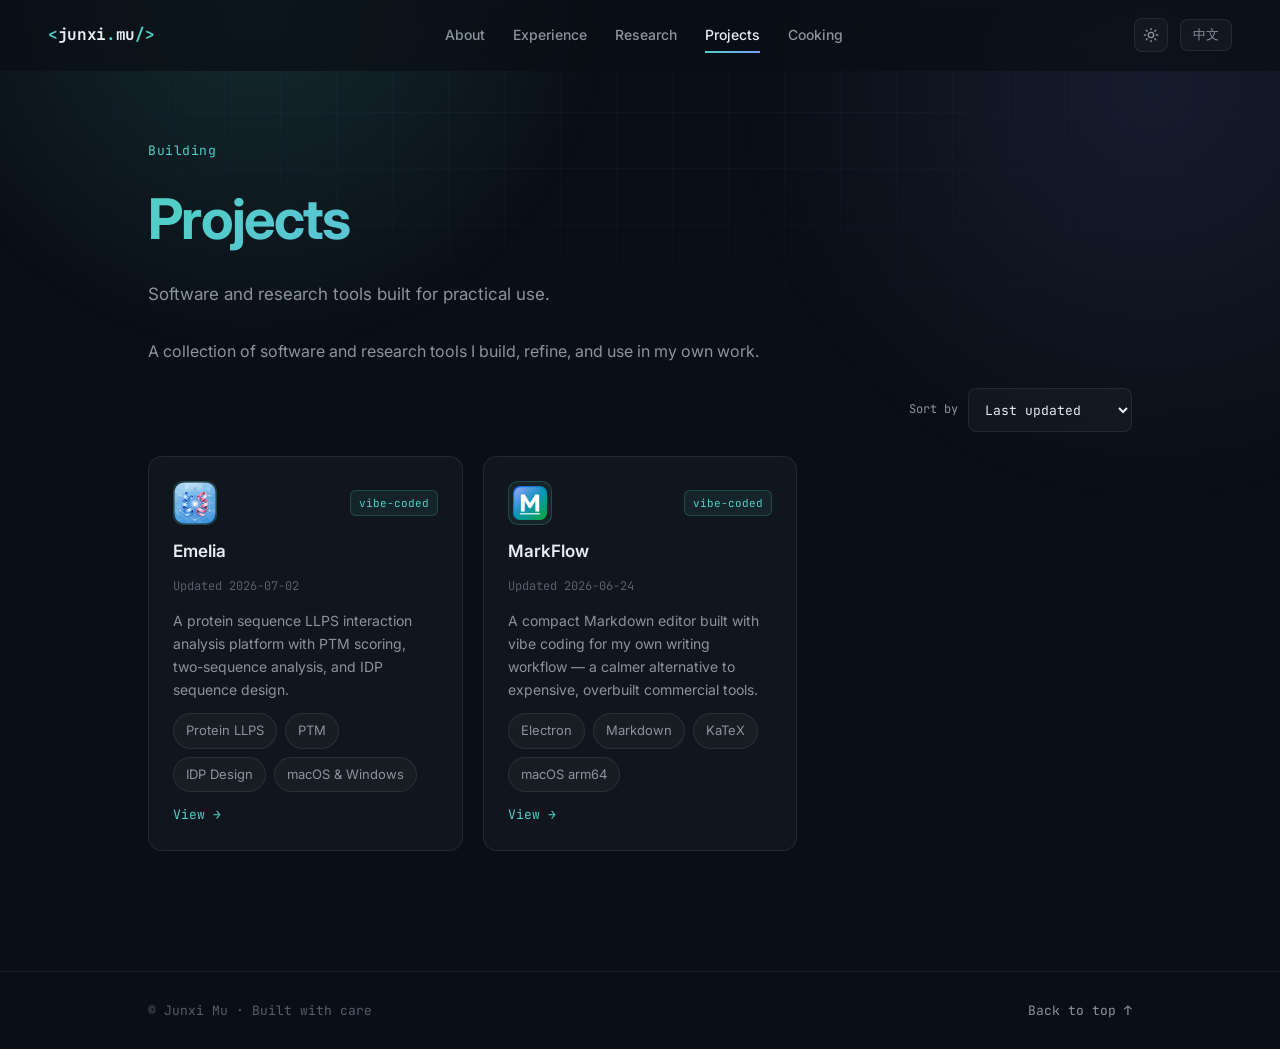
<file: software.html>
<!DOCTYPE html>
<html lang="en">
<head>
  <script>
  // Apply theme before paint to avoid flash. Order: manual pref > time-of-day > light.
  (function(){
    try {
      var t = localStorage.getItem('junximu-theme');
      if (t === 'dark' || t === 'light') {
        if (t === 'dark') document.documentElement.setAttribute('data-theme','dark');
      } else {
        // auto: 06:00–17:59 light, otherwise dark
        var h = new Date().getHours();
        if (h < 6 || h >= 18) document.documentElement.setAttribute('data-theme','dark');
      }
    } catch(e) {}
  })();
  </script>
  <meta charset="UTF-8" />
  <meta name="viewport" content="width=device-width, initial-scale=1.0" />
  <meta name="description" content="Junxi Mu — software and research projects." />
  <title>Junxi Mu | Projects</title>
  <link rel="icon" type="image/svg+xml" href="assets/favicon.svg" />
  <link rel="stylesheet" href="style.css" />
  <link rel="preconnect" href="https://fonts.googleapis.com" />
  <link rel="preconnect" href="https://fonts.gstatic.com" crossorigin />
  <link href="https://fonts.googleapis.com/css2?family=JetBrains+Mono:wght@400;500;700&family=Inter:wght@300;400;500;600;700&display=swap" rel="stylesheet" />
</head>
<body data-page="software">
  <div class="bg-grid" aria-hidden="true"></div>
  <div class="bg-glow" aria-hidden="true"></div>

  <!-- ===== Nav ===== -->
  <header class="nav" id="nav">
    <a href="index.html" class="nav-logo"><span class="logo-bracket">&lt;</span>junxi<span class="logo-dot">.</span>mu<span class="logo-bracket">/&gt;</span></a>
    <nav class="nav-links">
      <a href="index.html" data-i18n="nav.about">About</a>
      <a href="experience.html" data-i18n="nav.experience">Experience</a>
      <a href="research.html" data-i18n="nav.research">Research</a>
      <a href="software.html" data-i18n="nav.software">Projects</a>
      <a href="cooking.html" data-i18n="nav.cooking">Cooking</a>
    </nav>
    <div class="nav-actions">
      <button class="theme-toggle" id="themeToggle" aria-label="Toggle theme" title="Toggle theme">
        <svg class="icon-sun" viewBox="0 0 24 24" width="16" height="16" fill="none" stroke="currentColor" stroke-width="2" stroke-linecap="round"><circle cx="12" cy="12" r="4"/><path d="M12 2v2M12 20v2M4.9 4.9l1.4 1.4M17.7 17.7l1.4 1.4M2 12h2M20 12h2M4.9 19.1l1.4-1.4M17.7 6.3l1.4-1.4"/></svg>
        <svg class="icon-moon" viewBox="0 0 24 24" width="16" height="16" fill="none" stroke="currentColor" stroke-width="2" stroke-linecap="round" stroke-linejoin="round"><path d="M21 12.8A9 9 0 1 1 11.2 3 7 7 0 0 0 21 12.8z"/></svg>
      </button>
      <button class="lang-toggle" id="langToggle" aria-label="Switch language"><span class="lang-current" id="langLabel">中文</span></button>
      <button class="menu-toggle" id="menuToggle" aria-label="Menu"><span></span><span></span><span></span></button>
    </div>
  </header>

  <!-- ===== Page hero ===== -->
  <section class="page-hero">
    <div class="page-kicker" data-i18n="page.sw.kicker">Building</div>
    <h1 class="page-title" data-i18n="page.sw.title">Projects</h1>
    <p class="page-desc" data-i18n="page.sw.desc">Software and research tools built for practical use.</p>
  </section>

  <!-- ===== Intro ===== -->
  <div class="page-intro reveal"><p data-i18n="sw.intro">A collection of software and research tools I build, refine, and use in my own work.</p></div>

  <!-- ===== Project sorting ===== -->
  <div class="project-toolbar reveal">
    <label for="projectSort" data-i18n="sw.sort.label">Sort by</label>
    <select id="projectSort">
      <option value="updated" data-i18n="sw.sort.updated">Last updated</option>
      <option value="name" data-i18n="sw.sort.name">Name</option>
    </select>
  </div>

  <!-- ===== Project grid (rendered by main.js) ===== -->
  <div class="card-grid" id="projectGrid"></div>

  <!-- ===== Footer ===== -->
  <footer class="footer">
    <div class="footer-inner">
      <span data-i18n="footer.line">© <span id="year"></span> Junxi Mu · Built with care</span>
      <a href="#" class="back-top" data-i18n="footer.top">Back to top ↑</a>
    </div>
  </footer>

  <script src="i18n.js"></script>
  <script src="main.js"></script>
</body>
</html>
</file>
<file: style.css>
/* ============================================================
   Junxi Mu — Personal Site (multi-page)
   Tech / dark theme, minimalist
   ============================================================ */

/* ---- Light theme (default) ---- */
:root {
  --bg: #f7f9fc;
  --bg-2: #eef2f8;
  --surface: rgba(15, 23, 42, 0.025);
  --surface-2: rgba(15, 23, 42, 0.045);
  --border: rgba(15, 23, 42, 0.10);
  --border-strong: rgba(15, 23, 42, 0.18);
  --text: #1a2233;
  --text-dim: #56607a;
  --text-faint: #8a93a8;
  --accent: #0d9488;          /* teal-600 */
  --accent-2: #4f6ef7;        /* blue */
  --accent-grad: linear-gradient(135deg, #0d9488 0%, #4f6ef7 100%);
  --glow: rgba(13, 148, 136, 0.12);
  --grid-line: rgba(79, 110, 247, 0.05);
  --accent-soft-bg: rgba(13, 148, 136, 0.08);
  --accent-soft-border: rgba(13, 148, 136, 0.22);
  --accent-pulse: rgba(13, 148, 136, 0.6);
  --accent-glow-2: rgba(79, 110, 247, 0.10);
  --on-accent: #ffffff;
  --nav-bg: rgba(247, 249, 252, 0.72);
  --shadow: 0 8px 24px rgba(15, 23, 42, 0.08);
  --mono: "JetBrains Mono", ui-monospace, SFMono-Regular, Menlo, monospace;
  --sans: "Inter", -apple-system, BlinkMacSystemFont, "Segoe UI", Roboto, "PingFang SC", "Microsoft YaHei", sans-serif;
  --max: 1080px;
  --radius: 14px;
  --ease: cubic-bezier(0.22, 1, 0.36, 1);
  color-scheme: light;
}

/* ---- Dark theme ---- */
:root[data-theme="dark"] {
  --bg: #0a0e16;
  --bg-2: #0e1420;
  --surface: rgba(255, 255, 255, 0.03);
  --surface-2: rgba(255, 255, 255, 0.05);
  --border: rgba(255, 255, 255, 0.08);
  --border-strong: rgba(255, 255, 255, 0.16);
  --text: #e6edf3;
  --text-dim: #8b949e;
  --text-faint: #565f6d;
  --accent: #4fd1c5;
  --accent-2: #7c9cff;
  --accent-grad: linear-gradient(135deg, #4fd1c5 0%, #7c9cff 100%);
  --glow: rgba(79, 209, 197, 0.15);
  --grid-line: rgba(124, 156, 255, 0.04);
  --accent-soft-bg: rgba(79, 209, 197, 0.08);
  --accent-soft-border: rgba(79, 209, 197, 0.22);
  --accent-pulse: rgba(79, 209, 197, 0.6);
  --accent-glow-2: rgba(124, 156, 255, 0.10);
  --on-accent: #04111a;
  --nav-bg: rgba(10, 14, 22, 0.72);
  --shadow: 0 8px 24px rgba(0, 0, 0, 0.4);
  color-scheme: dark;
}

* { margin: 0; padding: 0; box-sizing: border-box; }
.visually-hidden { position: absolute; width: 1px; height: 1px; padding: 0; margin: -1px; overflow: hidden; clip: rect(0, 0, 0, 0); white-space: nowrap; border: 0; }
html { scroll-behavior: smooth; scroll-padding-top: 90px; }
body {
  font-family: var(--sans);
  background: var(--bg);
  color: var(--text);
  line-height: 1.65;
  font-size: 16px;
  -webkit-font-smoothing: antialiased;
  text-rendering: optimizeLegibility;
  overflow-x: hidden;
}
a { color: inherit; text-decoration: none; }
img { max-width: 100%; display: block; }
::selection { background: var(--accent); color: var(--on-accent); }

/* ===== Background layers ===== */
.bg-grid {
  position: fixed; inset: 0; z-index: -2;
  background-image:
    linear-gradient(var(--grid-line) 1px, transparent 1px),
    linear-gradient(90deg, var(--grid-line) 1px, transparent 1px);
  background-size: 56px 56px;
  mask-image: radial-gradient(ellipse 80% 60% at 50% 0%, #000 30%, transparent 80%);
  -webkit-mask-image: radial-gradient(ellipse 80% 60% at 50% 0%, #000 30%, transparent 80%);
}
.bg-glow {
  position: fixed; inset: 0; z-index: -1; pointer-events: none;
  background:
    radial-gradient(600px circle at 20% 0%, var(--glow), transparent 60%),
    radial-gradient(700px circle at 90% 10%, var(--accent-glow-2), transparent 60%);
}

/* ===== Nav ===== */
.nav {
  position: fixed; top: 0; left: 0; right: 0; z-index: 100;
  display: flex; align-items: center; justify-content: space-between;
  padding: 18px clamp(20px, 5vw, 48px);
  backdrop-filter: blur(12px); -webkit-backdrop-filter: blur(12px);
  background: var(--nav-bg);
  border-bottom: 1px solid transparent;
  transition: border-color .3s var(--ease), background .3s var(--ease);
}
.nav.scrolled { border-bottom-color: var(--border); background: var(--bg); }
.nav-logo {
  font-family: var(--mono); font-weight: 700; font-size: 16px; letter-spacing: -0.02em; color: var(--text);
}
.logo-bracket { color: var(--accent); }
.logo-dot { color: var(--accent); }
.nav-links { display: flex; gap: 28px; }
.nav-links a {
  font-size: 14px; font-weight: 500; color: var(--text-dim);
  position: relative; transition: color .25s var(--ease);
}
.nav-links a::after {
  content: ""; position: absolute; left: 0; bottom: -6px;
  width: 0; height: 1.5px; background: var(--accent-grad);
  transition: width .3s var(--ease);
}
.nav-links a:hover { color: var(--text); }
.nav-links a:hover::after { width: 100%; }
.nav-links a.active { color: var(--text); }
.nav-links a.active::after { width: 100%; }
.nav-actions { display: flex; align-items: center; gap: 12px; }
.lang-toggle {
  font-family: var(--mono); font-size: 13px; font-weight: 500; color: var(--text-dim);
  background: var(--surface); border: 1px solid var(--border);
  padding: 6px 12px; border-radius: 8px; cursor: pointer; transition: all .25s var(--ease);
}
.lang-toggle:hover { color: var(--accent); border-color: var(--accent); background: var(--surface-2); }

/* ===== Theme toggle ===== */
.theme-toggle {
  display: inline-flex; align-items: center; justify-content: center;
  width: 34px; height: 34px; color: var(--text-dim);
  background: var(--surface); border: 1px solid var(--border);
  border-radius: 8px; cursor: pointer; transition: all .25s var(--ease);
  position: relative;
}
.theme-toggle:hover { color: var(--accent); border-color: var(--accent); background: var(--surface-2); }
.theme-toggle svg { position: absolute; transition: opacity .3s var(--ease), transform .3s var(--ease); }
/* light theme (default): show moon (to switch TO dark), hide sun */
.theme-toggle .icon-moon { opacity: 1; transform: rotate(0) scale(1); }
.theme-toggle .icon-sun { opacity: 0; transform: rotate(-90deg) scale(0.6); }
/* dark theme: show sun (to switch TO light), hide moon */
:root[data-theme="dark"] .theme-toggle .icon-sun { opacity: 1; transform: rotate(0) scale(1); }
:root[data-theme="dark"] .theme-toggle .icon-moon { opacity: 0; transform: rotate(90deg) scale(0.6); }
.menu-toggle { display: none; flex-direction: column; gap: 5px; background: none; border: 0; cursor: pointer; padding: 6px; }
.menu-toggle span { width: 22px; height: 2px; background: var(--text); border-radius: 2px; transition: .3s var(--ease); }
.menu-toggle.open span:nth-child(1) { transform: translateY(7px) rotate(45deg); }
.menu-toggle.open span:nth-child(2) { opacity: 0; }
.menu-toggle.open span:nth-child(3) { transform: translateY(-7px) rotate(-45deg); }

/* ===== Hero (About home) ===== */
.hero {
  min-height: 100vh; display: flex; flex-direction: column;
  align-items: center; justify-content: center; text-align: center;
  padding: 120px 24px 80px; position: relative;
}
.hero-inner { max-width: 820px; }
.hero-tag {
  display: inline-flex; align-items: center; gap: 8px;
  font-family: var(--mono); font-size: 13px; color: var(--accent);
  background: var(--accent-soft-bg); border: 1px solid var(--accent-soft-border);
  padding: 6px 14px; border-radius: 100px; margin-bottom: 28px;
}
.pulse-dot {
  width: 7px; height: 7px; border-radius: 50%; background: var(--accent);
  box-shadow: 0 0 0 0 var(--accent); animation: pulse 2s infinite;
}
@keyframes pulse {
  0% { box-shadow: 0 0 0 0 var(--accent-pulse); }
  70% { box-shadow: 0 0 0 8px rgba(79,209,197,0); }
  100% { box-shadow: 0 0 0 0 rgba(79,209,197,0); }
}
.hero-name {
  font-size: clamp(40px, 8vw, 80px); font-weight: 700; letter-spacing: -0.03em; line-height: 1.05;
  background: var(--accent-grad); -webkit-background-clip: text; background-clip: text; -webkit-text-fill-color: transparent;
}
.name-cn {
  display: block; font-size: clamp(18px, 3vw, 26px); font-weight: 500;
  margin-top: 12px; letter-spacing: 0.1em; color: var(--text-dim); -webkit-text-fill-color: var(--text-dim);
}
.hero-hello { font-size: clamp(18px, 2.6vw, 24px); font-weight: 500; color: var(--text); margin-top: 24px; letter-spacing: -0.01em; }
.hero-desc { font-size: 17px; color: var(--text-dim); margin-top: 16px; max-width: 620px; margin-inline: auto; }

/* quick contact chips under intro */
.hero-quick { display: flex; gap: 10px; justify-content: center; margin-top: 30px; flex-wrap: wrap; }
.qchip {
  display: inline-flex; align-items: center; gap: 8px;
  font-size: 13px; font-family: var(--mono); color: var(--text-dim);
  background: var(--surface); border: 1px solid var(--border);
  padding: 8px 14px; border-radius: 8px; transition: all .25s var(--ease);
}
.qchip:hover { color: var(--accent); border-color: var(--accent); transform: translateY(-1px); }
.qchip svg { color: var(--accent); }

.scroll-indicator {
  position: absolute; bottom: 32px; left: 50%; transform: translateX(-50%);
  width: 24px; height: 40px; border: 2px solid var(--border-strong); border-radius: 14px; display: flex; justify-content: center;
}
.scroll-indicator span {
  width: 3px; height: 8px; background: var(--accent); border-radius: 2px; margin-top: 7px; animation: scrolldown 1.8s infinite;
}
@keyframes scrolldown { 0% { opacity: 0; transform: translateY(-4px); } 50% { opacity: 1; } 100% { opacity: 0; transform: translateY(12px); } }

/* ===== Sections (shared) ===== */
.section { max-width: var(--max); margin: 0 auto; padding: clamp(48px, 7vw, 90px) clamp(20px, 5vw, 48px); }
.section-head { display: flex; align-items: baseline; gap: 16px; margin-bottom: 40px; flex-wrap: wrap; }
.section-head h2 { font-size: clamp(24px, 3.6vw, 32px); font-weight: 700; letter-spacing: -0.02em; }
.section-link {
  margin-left: auto; font-size: 14px; font-family: var(--mono); color: var(--accent); transition: opacity .2s;
}
.section-link:hover { opacity: 0.75; }

/* ===== Page hero (interior pages) ===== */
.page-hero {
  max-width: var(--max); margin: 0 auto;
  padding: 140px clamp(20px, 5vw, 48px) 30px;
}
.page-kicker { font-family: var(--mono); font-size: 13px; color: var(--accent); letter-spacing: 0.04em; margin-bottom: 12px; }
.page-title {
  font-size: clamp(34px, 6vw, 56px); font-weight: 700; letter-spacing: -0.03em;
  background: var(--accent-grad); -webkit-background-clip: text; background-clip: text; -webkit-text-fill-color: transparent;
}
.page-desc { font-size: 17px; color: var(--text-dim); margin-top: 14px; max-width: 640px; }
.page-intro {
  max-width: var(--max); margin: 0 auto;
  padding: 0 clamp(20px, 5vw, 48px) 8px;
  color: var(--text-dim); font-size: 16px;
}
.page-intro p { max-width: 720px; }

/* ===== Portal cards (About) ===== */
.portal {
  max-width: var(--max); margin: 0 auto;
  padding: 30px clamp(20px, 5vw, 48px) 80px;
}
.portal-grid { display: grid; grid-template-columns: repeat(auto-fit, minmax(240px, 1fr)); gap: 18px; }
.portal-card {
  position: relative; background: var(--surface); border: 1px solid var(--border);
  border-radius: var(--radius); padding: 28px 24px; transition: all .3s var(--ease); overflow: hidden;
}
.portal-card::after {
  content: ""; position: absolute; inset: 0; border-radius: var(--radius); padding: 1px;
  background: var(--accent-grad);
  -webkit-mask: linear-gradient(#000 0 0) content-box, linear-gradient(#000 0 0);
  -webkit-mask-composite: xor; mask-composite: exclude; opacity: 0; transition: opacity .3s var(--ease);
}
.portal-card:hover { transform: translateY(-4px); background: var(--surface-2); }
.portal-card:hover::after { opacity: 1; }
.portal-card h3 { font-size: 19px; font-weight: 600; margin-bottom: 8px; display: flex; align-items: center; gap: 10px; }
.portal-card h3 .pc-arrow { color: var(--accent); transition: transform .3s var(--ease); }
.portal-card:hover h3 .pc-arrow { transform: translateX(4px); }
.portal-card p { font-size: 14px; color: var(--text-dim); }
.portal-card .pc-emoji { font-size: 22px; }

/* ===== Stats (Research) ===== */
.stats {
  display: grid; grid-template-columns: repeat(4, 1fr); gap: 1px;
  background: var(--border); border-block: 1px solid var(--border); max-width: var(--max); margin: 0 auto;
}
.stat { background: var(--bg); padding: 36px 20px; text-align: center; }
.stat-num {
  font-family: var(--mono); font-size: clamp(26px, 4vw, 38px); font-weight: 700;
  background: var(--accent-grad); -webkit-background-clip: text; background-clip: text; -webkit-text-fill-color: transparent;
}
.stat-label { font-size: 13px; color: var(--text-dim); margin-top: 6px; letter-spacing: 0.02em; }

/* ===== About mini-card (kept for reuse) ===== */
.about-card {
  background: var(--surface); border: 1px solid var(--border); border-radius: var(--radius);
  padding: 24px; position: relative; overflow: hidden;
}
.about-card::before { content: ""; position: absolute; top: 0; left: 0; right: 0; height: 1px; background: var(--accent-grad); }
.card-line { display: flex; justify-content: space-between; gap: 16px; padding: 10px 0; border-bottom: 1px dashed var(--border); font-size: 14px; }
.card-line:last-child { border-bottom: 0; }
.card-key { font-family: var(--mono); color: var(--text-faint); font-size: 12px; text-transform: uppercase; letter-spacing: 0.06em; }
.card-val { color: var(--text); font-weight: 500; text-align: right; }

/* ===== Education cards ===== */
.edu-grid { display: grid; grid-template-columns: repeat(auto-fit, minmax(300px, 1fr)); gap: 18px; }
.edu-card {
  background: var(--surface); border: 1px solid var(--border); border-radius: var(--radius);
  padding: 26px 24px; position: relative; overflow: hidden; transition: all .25s var(--ease);
}
.edu-card::before { content: ""; position: absolute; left: 0; top: 0; bottom: 0; width: 3px; background: var(--accent-grad); }
.edu-card:hover { border-color: var(--border-strong); transform: translateX(3px); }
.edu-deg { font-size: 17px; font-weight: 600; color: var(--text); }
.edu-school { font-size: 14px; color: var(--accent); margin-top: 6px; font-family: var(--mono); }
.edu-date { font-size: 12px; color: var(--text-faint); margin-top: 6px; font-family: var(--mono); }
.edu-detail { font-size: 14px; color: var(--text-dim); margin-top: 12px; }

/* ===== Research interest cards ===== */
.research-grid { display: grid; grid-template-columns: repeat(auto-fit, minmax(240px, 1fr)); gap: 20px; }
.research-card {
  background: var(--surface); border: 1px solid var(--border); border-radius: var(--radius);
  padding: 28px 24px; transition: all .3s var(--ease); position: relative; overflow: hidden;
}
.research-card::after {
  content: ""; position: absolute; inset: 0; border-radius: var(--radius); padding: 1px; background: var(--accent-grad);
  -webkit-mask: linear-gradient(#000 0 0) content-box, linear-gradient(#000 0 0);
  -webkit-mask-composite: xor; mask-composite: exclude; opacity: 0; transition: opacity .3s var(--ease);
}
.research-card:hover { transform: translateY(-4px); background: var(--surface-2); }
.research-card:hover::after { opacity: 1; }
.r-icon {
  width: 48px; height: 48px; border-radius: 12px; display: grid; place-items: center;
  background: var(--accent-soft-bg); border: 1px solid var(--accent-soft-border); color: var(--accent); margin-bottom: 18px;
}
.research-card h3 { font-size: 17px; font-weight: 600; margin-bottom: 10px; }
.research-card p { font-size: 14px; color: var(--text-dim); }

/* ===== Timeline ===== */
.timeline { position: relative; padding-left: 28px; }
.timeline::before { content: ""; position: absolute; left: 5px; top: 6px; bottom: 6px; width: 1px; background: linear-gradient(var(--border-strong), transparent); }
.tl-item { position: relative; padding-bottom: 38px; }
.tl-item:last-child { padding-bottom: 0; }
.tl-dot { position: absolute; left: -28px; top: 6px; width: 11px; height: 11px; border-radius: 50%; background: var(--bg); border: 2px solid var(--accent); box-shadow: 0 0 0 4px var(--bg); }
.tl-date { font-family: var(--mono); font-size: 12px; color: var(--accent); margin-bottom: 6px; letter-spacing: 0.03em; }
.tl-body h3 { font-size: 17px; font-weight: 600; }
.tl-sub { display: block; font-size: 13px; color: var(--text-dim); margin: 4px 0 8px; }
.tl-body p { font-size: 14px; color: var(--text-dim); }

/* ===== Publications ===== */
.pub-list { display: flex; flex-direction: column; gap: 14px; }
.pub-item {
  display: grid; grid-template-columns: 44px 1fr auto; gap: 18px; align-items: start;
  background: var(--surface); border: 1px solid var(--border); border-radius: var(--radius);
  padding: 20px 22px; transition: all .25s var(--ease);
}
.pub-item:hover { border-color: var(--border-strong); background: var(--surface-2); transform: translateX(4px); }
.pub-num { font-family: var(--mono); font-size: 13px; font-weight: 700; color: var(--accent); border: 1px solid var(--accent-soft-border); width: 36px; height: 36px; display: grid; place-items: center; border-radius: 8px; }
.pub-body .pub-authors { font-size: 14px; color: var(--text); margin-bottom: 4px; }
.pub-body .pub-authors .me { color: var(--accent); font-weight: 600; }
.pub-body .pub-title { font-size: 15px; font-weight: 500; color: var(--text); }
.pub-body .pub-title a:hover { color: var(--accent); }
.pub-venue { font-family: var(--mono); font-size: 12px; color: var(--text-dim); background: var(--surface-2); border: 1px solid var(--border); padding: 4px 10px; border-radius: 6px; white-space: nowrap; align-self: center; }

/* ===== Skills ===== */
.skills-grid { display: grid; grid-template-columns: repeat(auto-fit, minmax(280px, 1fr)); gap: 24px; }
.skill-block h4 { font-family: var(--mono); font-size: 13px; color: var(--accent); text-transform: uppercase; letter-spacing: 0.06em; margin-bottom: 14px; }
.chips { display: flex; flex-wrap: wrap; gap: 8px; }
.chip { font-size: 13px; color: var(--text-dim); background: var(--surface); border: 1px solid var(--border); padding: 6px 12px; border-radius: 100px; transition: all .2s var(--ease); }
.chip:hover { color: var(--accent); border-color: var(--accent); background: var(--surface-2); }

/* ===== Generic card grid (software / cooking) ===== */
.card-grid { display: grid; grid-template-columns: repeat(auto-fill, minmax(300px, 1fr)); gap: 20px; max-width: var(--max); margin: 0 auto; padding: 24px clamp(20px,5vw,48px) 80px; }
.project-toolbar { max-width: var(--max); margin: 0 auto; padding: 16px clamp(20px,5vw,48px) 0; display: flex; justify-content: flex-end; align-items: center; gap: 10px; }
.project-toolbar label { font-family: var(--mono); font-size: 12px; color: var(--text-dim); }
.project-toolbar select { min-height: 44px; font-family: var(--mono); font-size: 13px; color: var(--text); background: var(--surface); border: 1px solid var(--border); border-radius: 8px; padding: 8px 34px 8px 12px; cursor: pointer; transition: border-color .25s var(--ease), background .25s var(--ease); }
.project-toolbar select:hover { border-color: var(--accent); background: var(--surface-2); }
.project-toolbar select:focus-visible { outline: 2px solid var(--accent); outline-offset: 2px; }

.project-card, .recipe-card {
  background: var(--surface); border: 1px solid var(--border); border-radius: var(--radius);
  padding: 24px; display: flex; flex-direction: column; gap: 12px; transition: all .3s var(--ease); position: relative; overflow: hidden;
}
.project-card::after, .recipe-card::after {
  content: ""; position: absolute; inset: 0; border-radius: var(--radius); padding: 1px; background: var(--accent-grad);
  -webkit-mask: linear-gradient(#000 0 0) content-box, linear-gradient(#000 0 0);
  -webkit-mask-composite: xor; mask-composite: exclude; opacity: 0; transition: opacity .3s var(--ease); pointer-events: none;
}
.project-card:hover, .recipe-card:hover { transform: translateY(-4px); background: var(--surface-2); }
.project-card:hover::after, .recipe-card:hover::after { opacity: 1; }
.card-top { display: flex; align-items: center; justify-content: space-between; }
.proj-icon { width: 44px; height: 44px; border-radius: 10px; display: grid; place-items: center; color: var(--accent); background: var(--accent-soft-bg); border: 1px solid var(--accent-soft-border); }
.proj-icon img { width: 100%; height: 100%; object-fit: cover; border-radius: 9px; }
.tag { font-family: var(--mono); font-size: 11px; color: var(--accent); background: var(--accent-soft-bg); border: 1px solid var(--accent-soft-border); padding: 3px 8px; border-radius: 6px; }
.project-card h3, .recipe-card h3 { font-size: 17px; font-weight: 600; }
.project-card p, .recipe-card p { font-size: 14px; color: var(--text-dim); }
.project-update, .project-updated { font-family: var(--mono); font-size: 12px; color: var(--text-faint); }
.card-link { font-family: var(--mono); font-size: 13px; color: var(--accent); margin-top: auto; }
.card-soon { font-family: var(--mono); font-size: 12px; color: var(--text-faint); margin-top: auto; padding: 4px 0; }

/* project detail content reuses the site's existing card language */
.project-detail { max-width: var(--max); margin: 0 auto; padding: 24px clamp(20px,5vw,48px) 80px; display: grid; gap: 20px; }
.project-overview { display: grid; grid-template-columns: 88px 1fr; gap: 22px; align-items: center; }
.project-logo { width: 88px; height: 88px; border-radius: 20px; border: 1px solid var(--border); box-shadow: var(--shadow); }
.project-copy h2 { font-size: 24px; margin-bottom: 6px; }
.project-copy p { color: var(--text-dim); }
.project-screen { background: var(--surface); border: 1px solid var(--border); border-radius: var(--radius); padding: 12px; }
.project-screen img { width: 100%; border-radius: 10px; border: 1px solid var(--border); }
.download-card { background: var(--surface); border: 1px solid var(--border); border-radius: var(--radius); padding: 24px; }
.download-card h2 { font-size: 20px; margin-bottom: 14px; }
.download-links { display: flex; flex-wrap: wrap; gap: 10px; }
.download-link { display: inline-flex; align-items: center; min-height: 44px; font-family: var(--mono); font-size: 13px; color: var(--accent); background: var(--accent-soft-bg); border: 1px solid var(--accent-soft-border); padding: 9px 14px; border-radius: 8px; transition: all .25s var(--ease); }
.download-link:hover { border-color: var(--accent); transform: translateY(-1px); }
.project-note { margin-top: 12px; font-size: 13px; color: var(--text-faint); }

/* recipe image header */
.recipe-img { height: 150px; border-radius: 10px; background: var(--surface-2); background-size: cover; background-position: center; display: grid; place-items: center; margin: -4px -4px 4px; }
.recipe-emoji { font-size: 44px; }
.recipe-meta { display: flex; gap: 16px; font-size: 13px; color: var(--text-dim); font-family: var(--mono); }
.recipe-meta b { color: var(--text); }

/* empty state */
.empty-state {
  grid-column: 1 / -1; text-align: center; padding: 70px 24px;
  background: var(--surface); border: 1px dashed var(--border-strong); border-radius: var(--radius);
}
.empty-icon { font-size: 44px; margin-bottom: 14px; opacity: 0.7; }
.empty-state h3 { font-size: 18px; font-weight: 600; margin-bottom: 8px; }
.empty-state p { font-size: 14px; color: var(--text-dim); max-width: 420px; margin: 0 auto; }

/* ===== Footer ===== */
.footer { border-top: 1px solid var(--border); margin-top: 40px; }
.footer-inner {
  max-width: var(--max); margin: 0 auto; padding: 28px clamp(20px,5vw,48px);
  display: flex; justify-content: space-between; align-items: center; flex-wrap: wrap; gap: 12px;
  font-size: 13px; color: var(--text-faint); font-family: var(--mono);
}
.back-top { color: var(--text-dim); transition: color .2s; }
.back-top:hover { color: var(--accent); }

/* ===== Reveal animation ===== */
.reveal { opacity: 0; transform: translateY(28px); transition: opacity .7s var(--ease), transform .7s var(--ease); }
.reveal.visible { opacity: 1; transform: none; }

/* ===== Responsive ===== */
@media (max-width: 860px) {
  .nav-links {
    position: fixed; top: 64px; right: 0; height: calc(100vh - 64px); width: min(75vw, 320px);
    flex-direction: column; gap: 0; background: var(--bg-2); border-left: 1px solid var(--border);
    padding: 24px; transform: translateX(100%); transition: transform .35s var(--ease);
  }
  .nav-links.open { transform: translateX(0); }
  .nav-links a { padding: 14px 0; border-bottom: 1px solid var(--border); font-size: 16px; }
  .nav-links a::after { display: none; }
  .menu-toggle { display: flex; }
  .stats { grid-template-columns: repeat(2, 1fr); }
  .pub-item { grid-template-columns: 36px 1fr; }
  .pub-venue { grid-column: 1 / -1; justify-self: start; margin-top: 6px; }
}
@media (max-width: 480px) {
  .portal-grid, .card-grid { grid-template-columns: 1fr; }
  .project-overview { grid-template-columns: 64px 1fr; gap: 16px; }
  .project-logo { width: 64px; height: 64px; border-radius: 15px; }
}

@media (prefers-reduced-motion: reduce) {
  *, *::before, *::after { animation: none !important; transition: none !important; }
  .reveal { opacity: 1; transform: none; }
}
</file>
